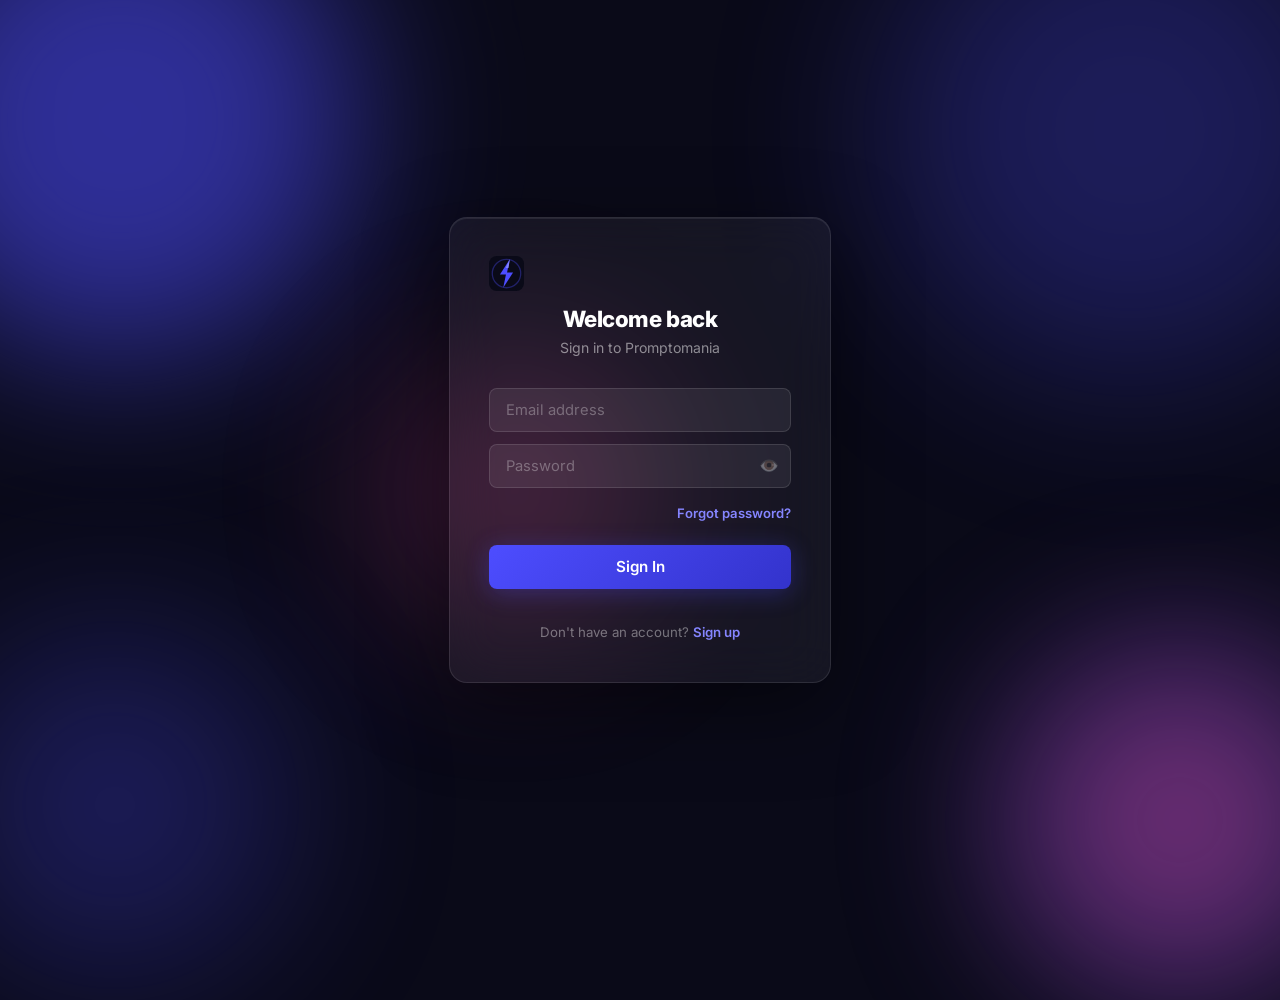
<file: frontend/index.html>
<!DOCTYPE html>
<html lang="en">

<head>
  <meta charset="UTF-8">
  <meta name="viewport" content="width=device-width, initial-scale=1.0">
  <link rel="icon" type="image/svg+xml" href="favicon.svg">
  <title>Sign In | Promptomania</title>
  <link href="https://fonts.googleapis.com/css2?family=Inter:wght@400;500;600;700;800&display=swap" rel="stylesheet">
  <link rel="stylesheet" href="css/styles.css">
</head>

<body class="auth-body">
  <!-- Animated background orbs -->
  <div class="bg-orb bg-orb-1"></div>
  <div class="bg-orb bg-orb-2"></div>
  <div class="bg-orb bg-orb-3"></div>

  <div style="position:relative;z-index:1;width:100%;max-width:420px;padding:1.2rem">
    <div class="auth-card">
      <div class="text-center" style="margin-bottom:1.8rem">
        <img src="favicon.svg" alt="Promptomania" class="brand-icon mx-auto"
          style="height:2.2rem; width:auto; margin-bottom:0.6rem; display:block;">
        <h4>Welcome back</h4>
        <p class="auth-sub">Sign in to Promptomania</p>
      </div>
      <input type="email" id="email" class="form-control" style="width:100%;margin-bottom:0.75rem"
        placeholder="Email address" autocomplete="email">
      <div class="pw-wrap">
        <input type="password" id="password" class="form-control" placeholder="Password"
          autocomplete="current-password">
        <button type="button" class="pw-eye" onclick="togglePw('password','pwEye1')" id="pwEye1"
          title="Show/hide password">
          👁️
        </button>
      </div>
      <div style="text-align:right;margin-bottom:1.2rem">
        <a href="forgot-password.html" class="forgot-link">Forgot password?</a>
      </div>
      <button id="loginBtn" class="btn-primary" style="width:100%;margin-bottom:0.9rem" onclick="login()">Sign
        In</button>
      <p id="error" style="color:#f87171;font-size:0.83rem;text-align:center;min-height:1.2rem"></p>
      <p class="auth-footer-text" style="text-align:center;font-size:0.83rem">
        Don't have an account? <a href="signup.html">Sign up</a>
      </p>
    </div>
  </div>
  <script src="js/login.js"></script>
  <script>
    function togglePw(inputId, btnId) {
      const input = document.getElementById(inputId);
      const btn = document.getElementById(btnId);
      if (input.type === 'password') {
        input.type = 'text';
        btn.style.opacity = '1';
      } else {
        input.type = 'password';
        btn.style.opacity = '';
      }
    }
  </script>
</body>

</html>
</file>
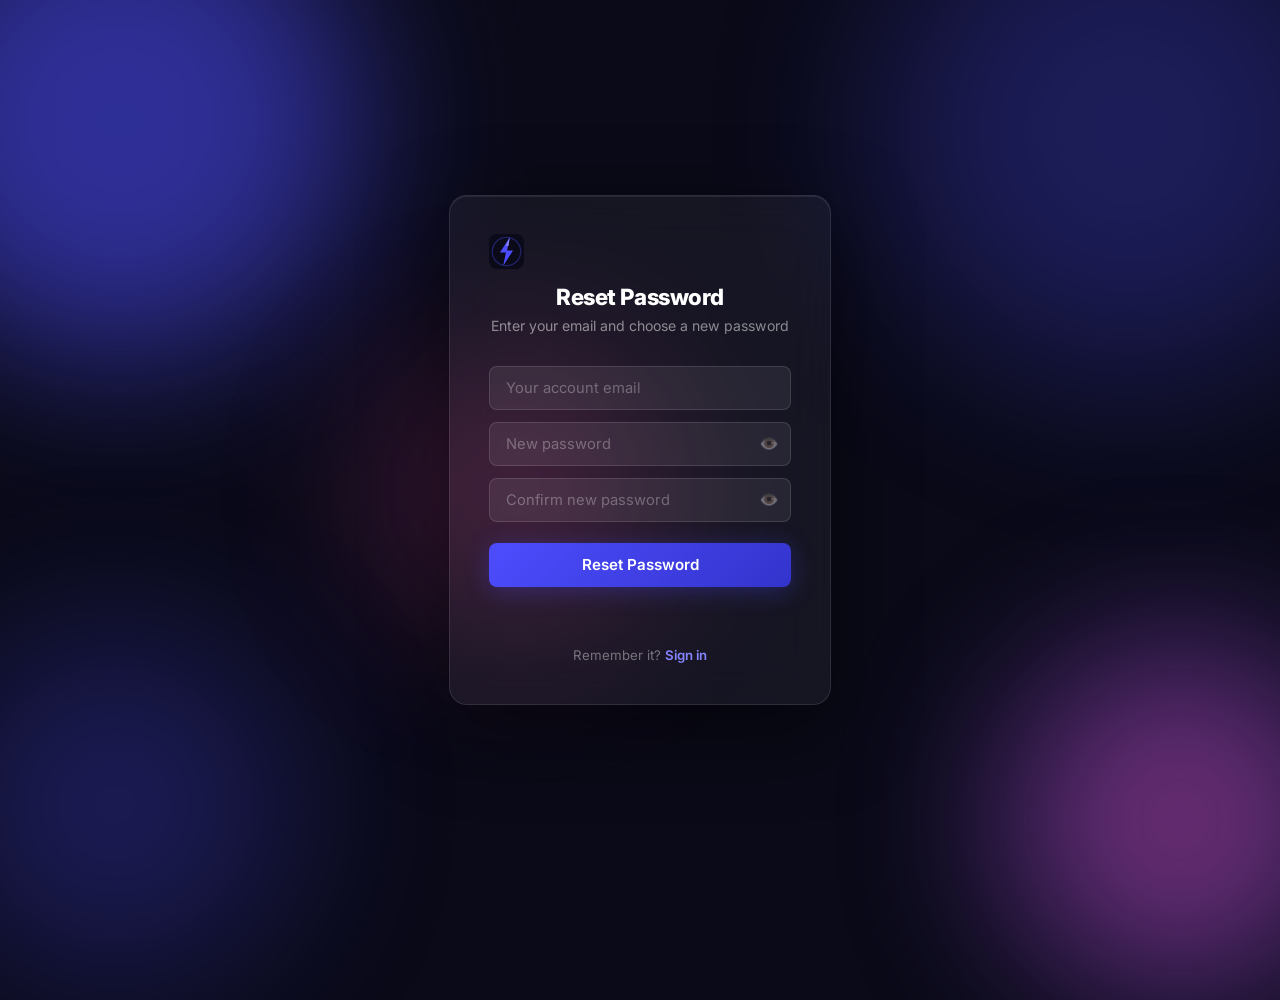
<file: frontend/forgot-password.html>
<!DOCTYPE html>
<html lang="en">

<head>
    <meta charset="UTF-8">
    <meta name="viewport" content="width=device-width, initial-scale=1.0">
    <link rel="icon" type="image/svg+xml" href="favicon.svg">
    <title>Reset Password | Promptomania</title>
    <link href="https://fonts.googleapis.com/css2?family=Inter:wght@400;500;600;700;800&display=swap" rel="stylesheet">
    <link rel="stylesheet" href="css/styles.css">
</head>

<body class="auth-body">
    <!-- Animated background orbs -->
    <div class="bg-orb bg-orb-1"></div>
    <div class="bg-orb bg-orb-2"></div>
    <div class="bg-orb bg-orb-3"></div>

    <div style="position:relative;z-index:1;width:100%;max-width:420px;padding:1.2rem">
        <div class="auth-card">
            <div class="text-center" style="margin-bottom:1.8rem">
                <img src="favicon.svg" alt="Promptomania" class="brand-icon mx-auto"
                    style="height:2.2rem; width:auto; margin-bottom:0.6rem; display:block;">
                <h4>Reset Password</h4>
                <p class="auth-sub">Enter your email and choose a new password</p>
            </div>
            <input type="email" id="email" class="form-control" style="width:100%;margin-bottom:0.75rem"
                placeholder="Your account email" autocomplete="email">
            <div class="pw-wrap">
                <input type="password" id="newPassword" class="form-control" placeholder="New password"
                    autocomplete="new-password">
                <button type="button" class="pw-eye" onclick="togglePw('newPassword')" title="Show/hide password">
                    👁️
                </button>
            </div>
            <div class="pw-wrap" style="margin-bottom:1.3rem">
                <input type="password" id="confirmPassword" class="form-control" placeholder="Confirm new password"
                    autocomplete="new-password">
                <button type="button" class="pw-eye" onclick="togglePw('confirmPassword')" title="Show/hide password">
                    👁️
                </button>
            </div>
            <button id="resetBtn" class="btn-primary" style="width:100%;margin-bottom:0.9rem"
                onclick="resetPassword()">Reset Password</button>
            <p id="error" style="color:#f87171;font-size:0.83rem;text-align:center;min-height:1.1rem"></p>
            <p id="success" style="color:#4ade80;font-size:0.83rem;text-align:center;min-height:1.1rem"></p>
            <p class="auth-footer-text" style="text-align:center;font-size:0.83rem;margin-top:0.5rem">
                Remember it? <a href="index.html">Sign in</a>
            </p>
        </div>
    </div>
    <script src="js/forgot-password.js"></script>
    <script>
        function togglePw(inputId) {
            const input = document.getElementById(inputId);
            input.type = input.type === 'password' ? 'text' : 'password';
        }
    </script>
</body>

</html>
</file>
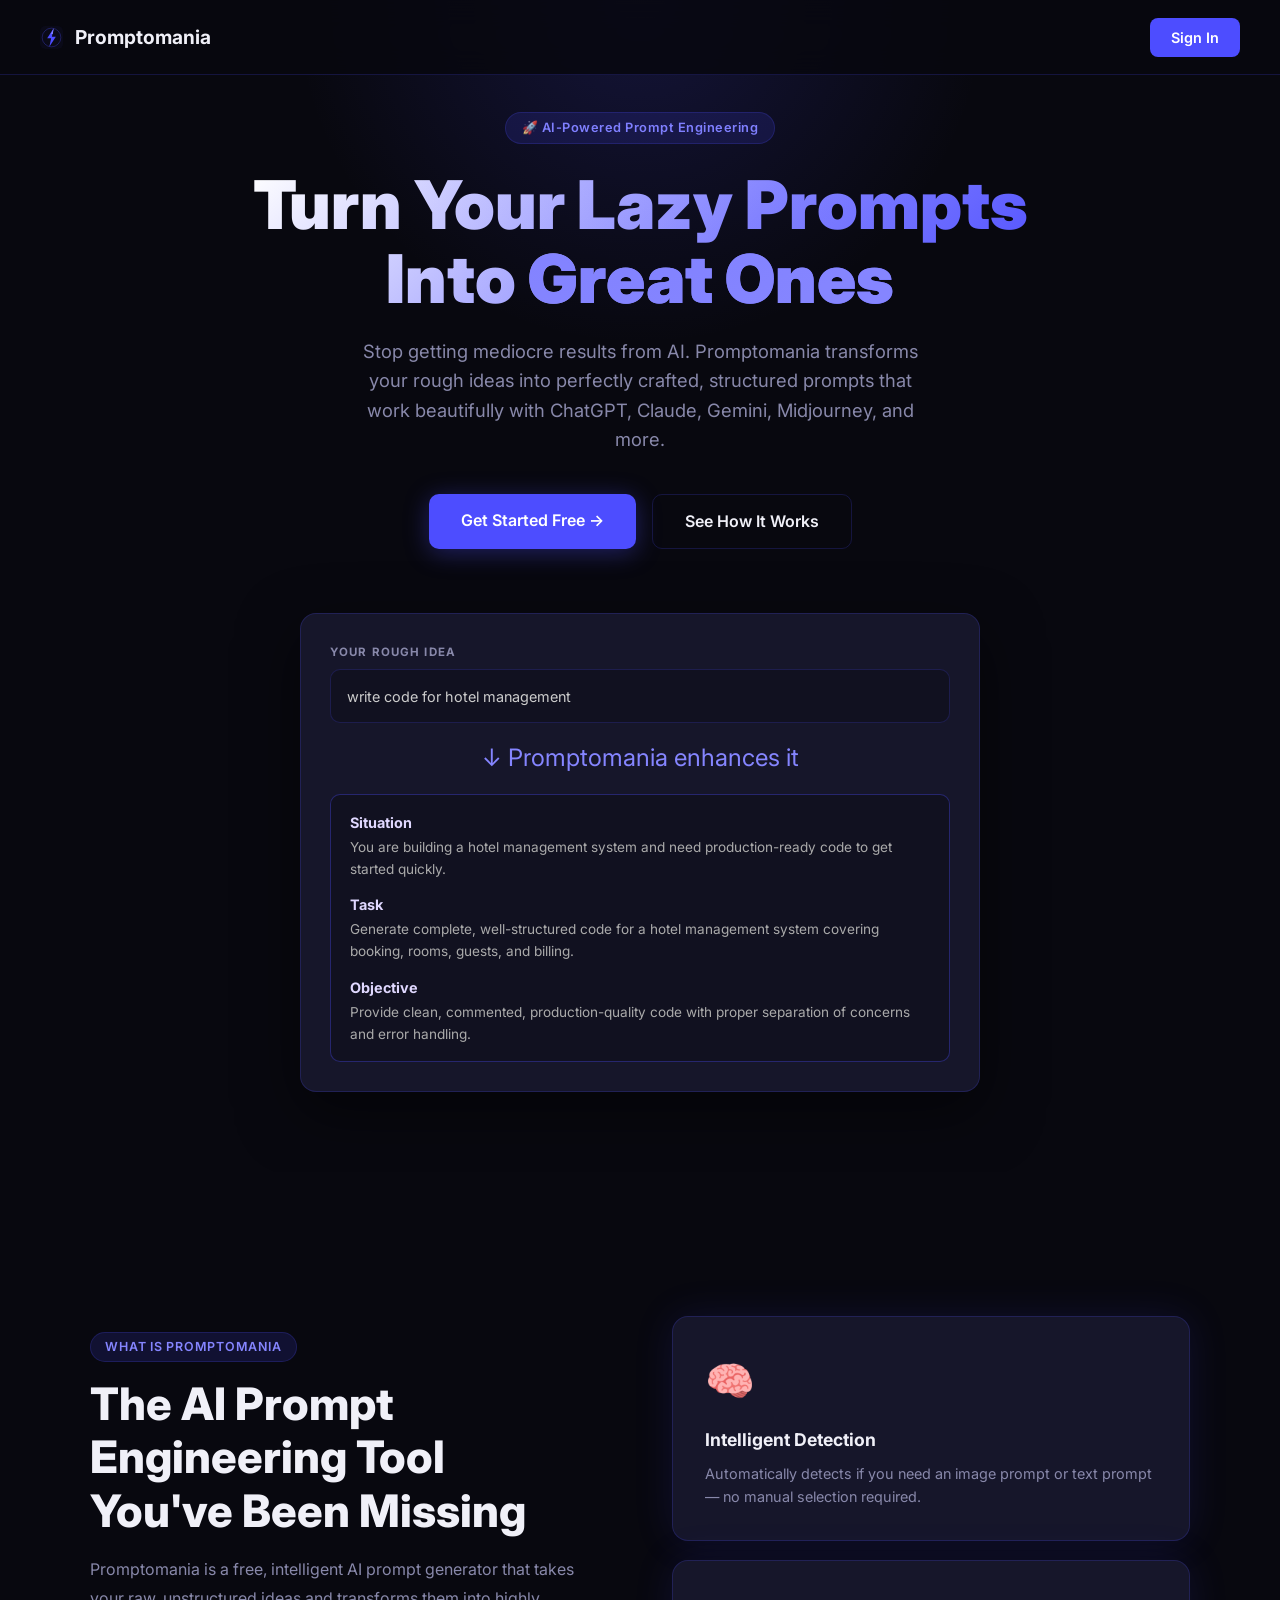
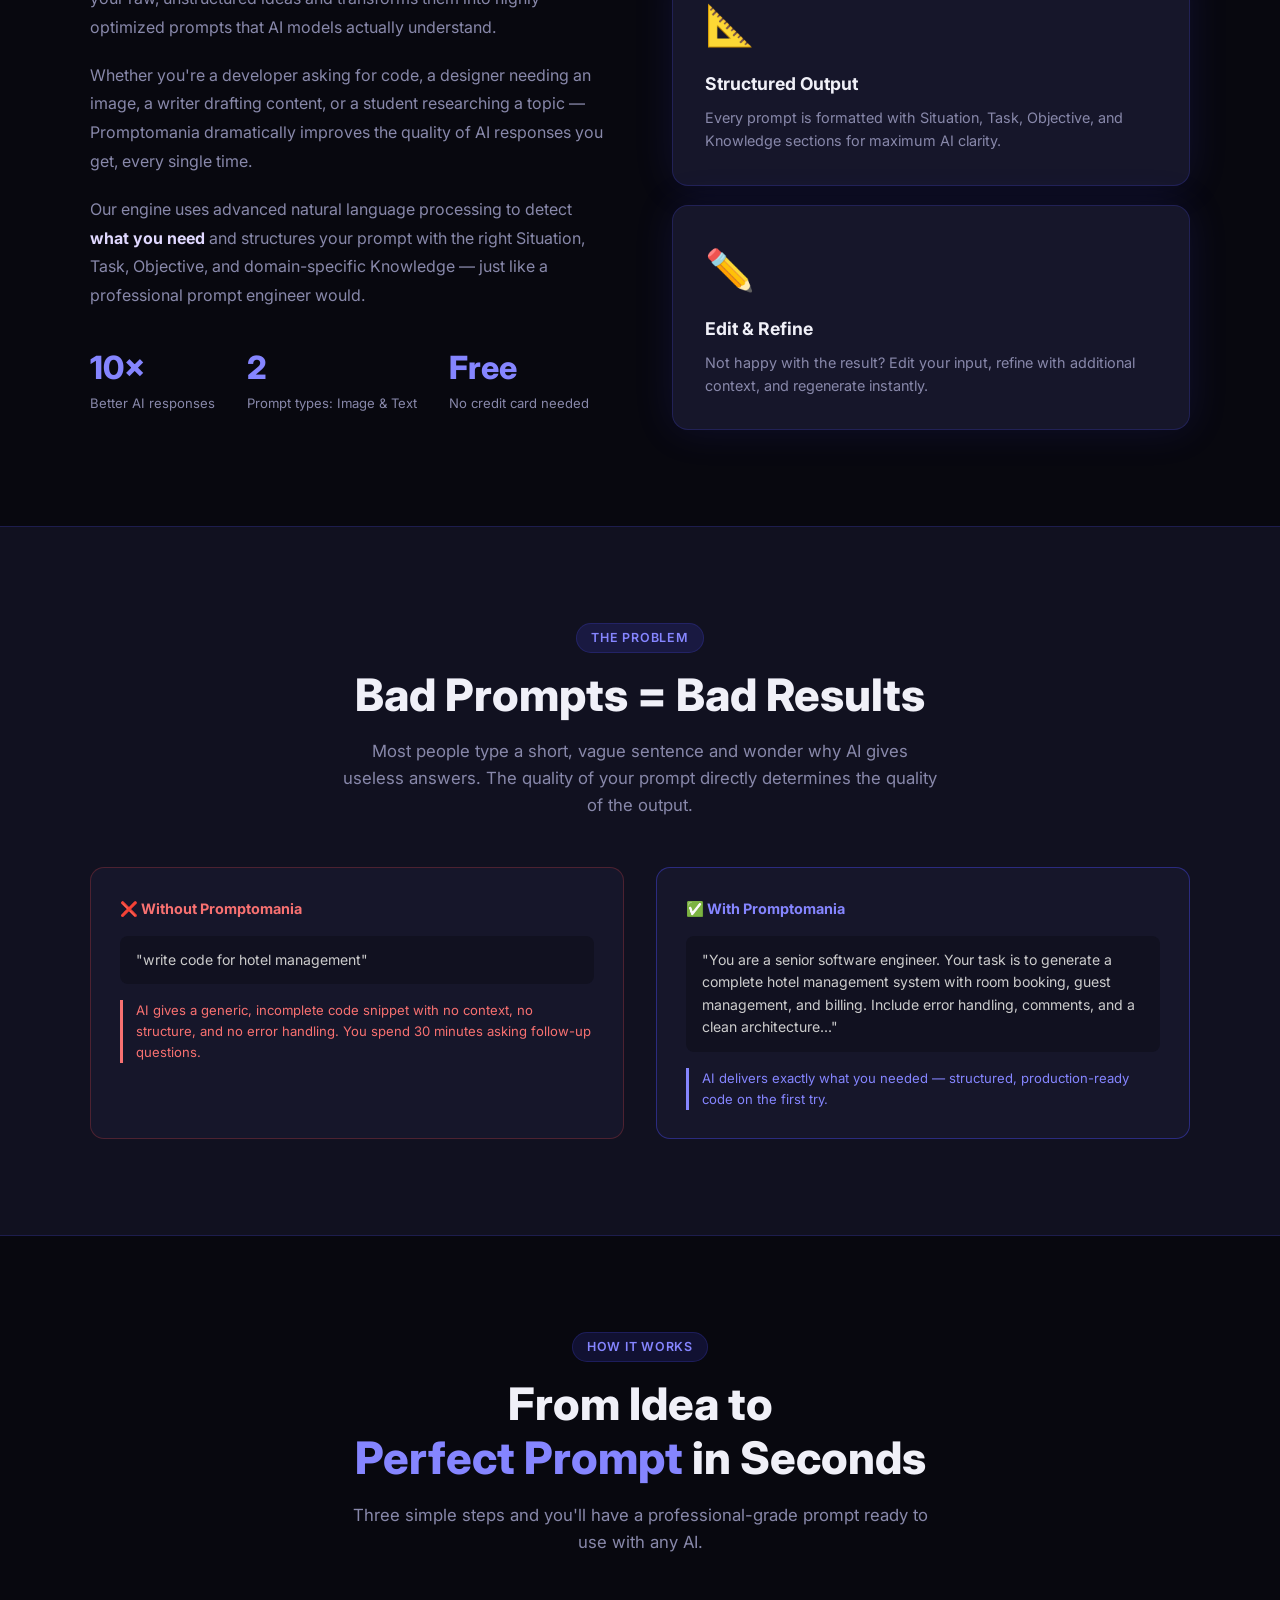
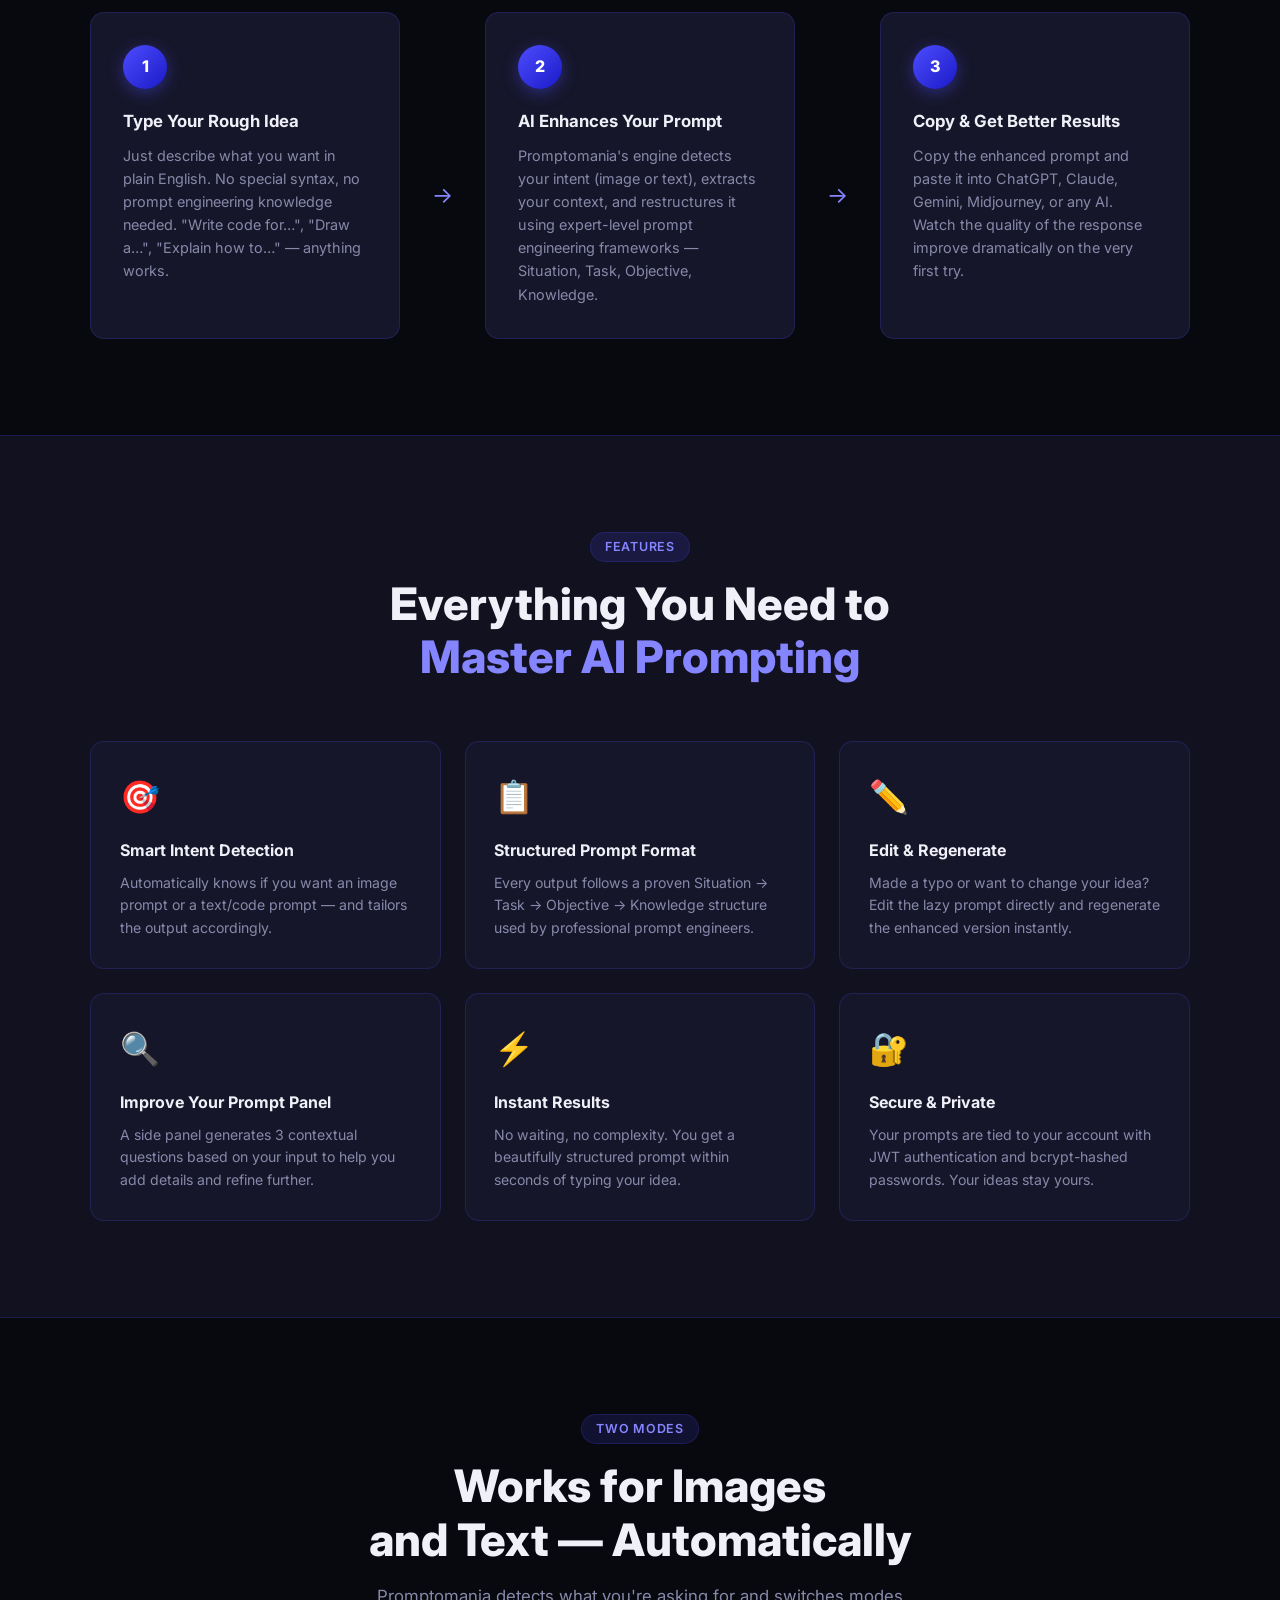
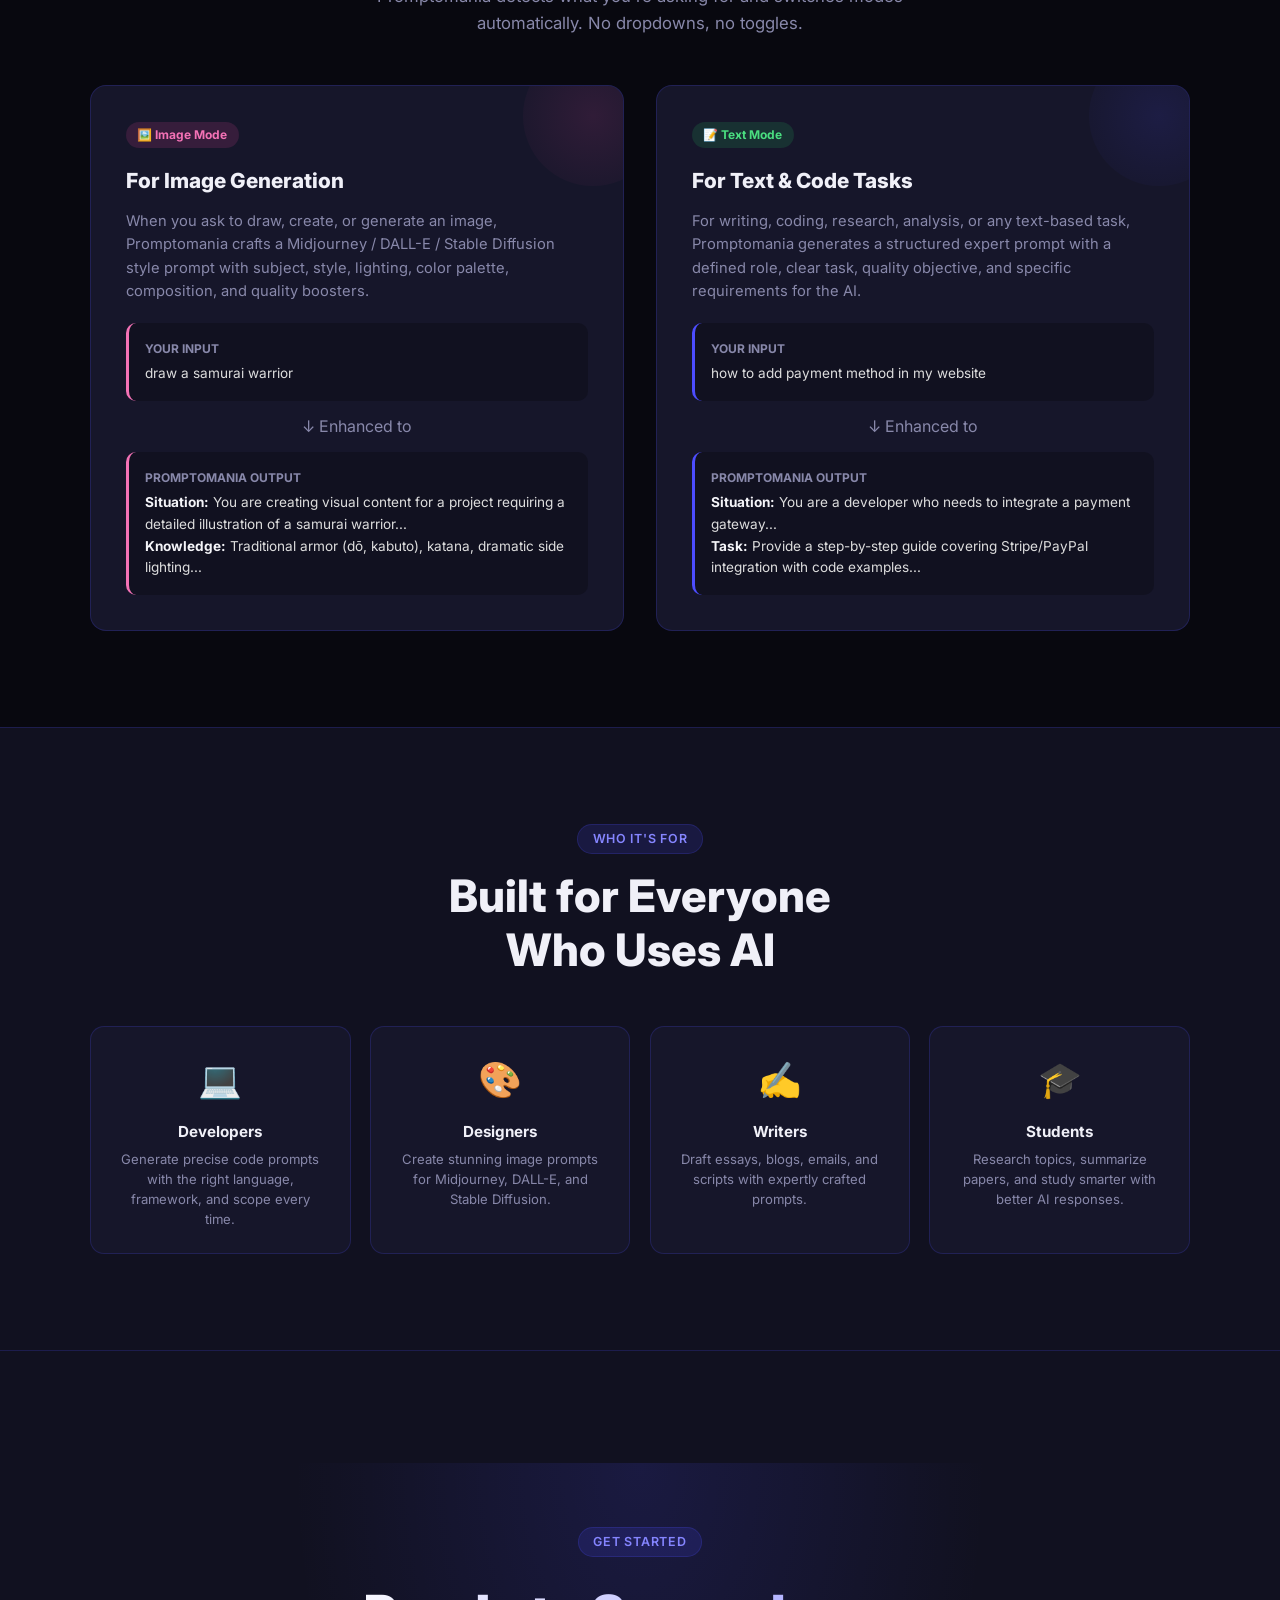
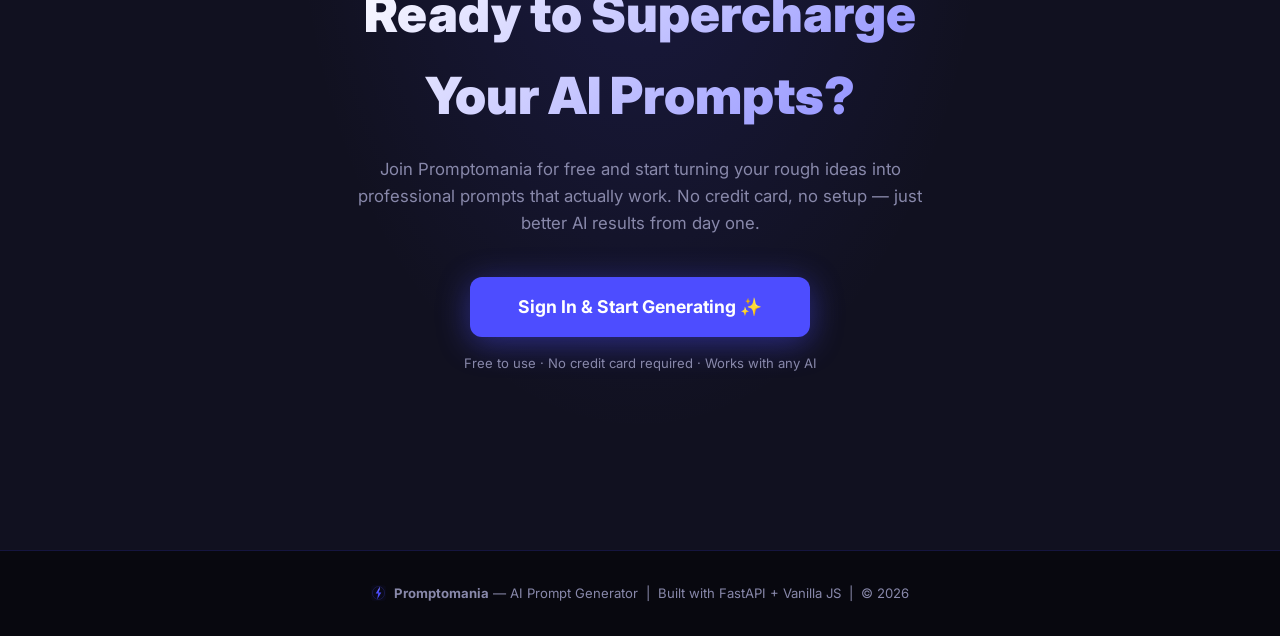
<file: frontend/home.html>
<!DOCTYPE html>
<html lang="en">

<head>
    <meta charset="UTF-8">
    <meta name="viewport" content="width=device-width, initial-scale=1.0">
    <link rel="icon" type="image/svg+xml" href="favicon.svg">
    <title>Promptomania — Turn Lazy Prompts into Great Ones</title>
    <link href="https://fonts.googleapis.com/css2?family=Inter:wght@300;400;500;600;700;800;900&display=swap"
        rel="stylesheet">
    <style>
        *,
        *::before,
        *::after {
            box-sizing: border-box;
            margin: 0;
            padding: 0;
        }

        :root {
            --purple: #4D4DFF;
            --purple-light: #8585ff;
            --purple-dark: #1a1acafa;
            --bg: #08080f;
            --surface: #111120;
            --card: #16162a;
            --border: rgba(77, 77, 255, 0.2);
            --text: #f0f0f8;
            --muted: #8888aa;
        }

        html {
            scroll-behavior: smooth;
        }

        body {
            font-family: 'Inter', sans-serif;
            background: var(--bg);
            color: var(--text);
            line-height: 1.6;
            overflow-x: hidden;
        }

        /* ── NAVBAR ── */
        nav {
            position: fixed;
            top: 0;
            left: 0;
            right: 0;
            z-index: 100;
            display: flex;
            justify-content: space-between;
            align-items: center;
            padding: 1.1rem 2.5rem;
            background: rgba(8, 8, 15, 0.85);
            backdrop-filter: blur(14px);
            border-bottom: 1px solid var(--border);
        }

        .nav-brand {
            display: flex;
            align-items: center;
            gap: 0.5rem;
            font-size: 1.2rem;
            font-weight: 700;
        }

        .nav-brand span {
            font-size: 1.4rem;
        }

        .btn-nav {
            padding: 0.5rem 1.3rem;
            background: var(--purple);
            color: #fff;
            border: none;
            border-radius: 8px;
            font-family: 'Inter', sans-serif;
            font-weight: 600;
            font-size: 0.9rem;
            cursor: pointer;
            transition: background 0.2s, transform 0.2s;
            text-decoration: none;
            display: inline-block;
        }

        .btn-nav:hover {
            background: var(--purple-dark);
            transform: translateY(-1px);
        }

        /* ── HERO ── */
        .hero {
            min-height: 100vh;
            display: flex;
            flex-direction: column;
            align-items: center;
            justify-content: center;
            padding: 7rem 2rem 5rem;
            text-align: center;
            position: relative;
            overflow: hidden;
        }

        .hero::before {
            content: '';
            position: absolute;
            top: -30%;
            left: 50%;
            transform: translateX(-50%);
            width: 700px;
            height: 700px;
            border-radius: 50%;
            background: radial-gradient(circle, rgba(77, 77, 255, 0.18) 0%, transparent 70%);
            pointer-events: none;
        }

        .badge {
            display: inline-flex;
            align-items: center;
            gap: 0.4rem;
            background: rgba(77, 77, 255, 0.15);
            border: 1px solid var(--border);
            border-radius: 999px;
            padding: 0.3rem 1rem;
            font-size: 0.8rem;
            font-weight: 600;
            color: var(--purple-light);
            margin-bottom: 1.5rem;
            letter-spacing: 0.04em;
        }

        .hero h1 {
            font-size: clamp(2.4rem, 6vw, 4.2rem);
            font-weight: 900;
            line-height: 1.1;
            background: linear-gradient(135deg, #fff 0%, var(--purple-light) 60%, var(--purple) 100%);
            -webkit-background-clip: text;
            -webkit-text-fill-color: transparent;
            background-clip: text;
            max-width: 820px;
            margin-bottom: 1.3rem;
        }

        .hero p {
            font-size: 1.15rem;
            color: var(--muted);
            max-width: 560px;
            margin-bottom: 2.5rem;
        }

        .hero-btns {
            display: flex;
            gap: 1rem;
            flex-wrap: wrap;
            justify-content: center;
        }

        .btn-primary {
            padding: 0.85rem 2rem;
            background: var(--purple);
            color: #fff;
            border: none;
            border-radius: 10px;
            font-family: 'Inter', sans-serif;
            font-weight: 600;
            font-size: 1rem;
            cursor: pointer;
            text-decoration: none;
            transition: background 0.2s, transform 0.2s, box-shadow 0.2s;
            box-shadow: 0 4px 24px rgba(77, 77, 255, 0.35);
        }

        .btn-primary:hover {
            background: var(--purple-dark);
            transform: translateY(-2px);
            box-shadow: 0 8px 30px rgba(77, 77, 255, 0.5);
        }

        .btn-ghost {
            padding: 0.85rem 2rem;
            background: transparent;
            color: var(--text);
            border: 1px solid var(--border);
            border-radius: 10px;
            font-family: 'Inter', sans-serif;
            font-weight: 600;
            font-size: 1rem;
            cursor: pointer;
            text-decoration: none;
            transition: border-color 0.2s, background 0.2s;
        }

        .btn-ghost:hover {
            border-color: var(--purple-light);
            background: rgba(77, 77, 255, 0.08);
        }

        /* Demo card */
        .demo-card {
            margin-top: 4rem;
            background: var(--card);
            border: 1px solid var(--border);
            border-radius: 16px;
            padding: 1.8rem;
            max-width: 680px;
            width: 100%;
            text-align: left;
            position: relative;
            box-shadow: 0 20px 60px rgba(0, 0, 0, 0.5);
        }

        .demo-label {
            font-size: 0.72rem;
            font-weight: 700;
            color: var(--muted);
            text-transform: uppercase;
            letter-spacing: 0.1em;
            margin-bottom: 0.5rem;
        }

        .demo-input {
            background: var(--surface);
            border: 1px solid var(--border);
            border-radius: 10px;
            padding: 0.9rem 1rem;
            color: #ccc;
            font-size: 0.9rem;
            font-family: 'Inter', sans-serif;
            width: 100%;
        }

        .demo-arrow {
            text-align: center;
            font-size: 1.5rem;
            color: var(--purple-light);
            margin: 1rem 0;
        }

        .demo-output {
            background: var(--surface);
            border: 1px solid rgba(77, 77, 255, 0.35);
            border-radius: 10px;
            padding: 1rem 1.2rem;
        }

        .demo-section-title {
            font-weight: 700;
            color: #e0d8ff;
            font-size: 0.9rem;
            margin-bottom: 0.2rem;
            display: block;
        }

        .demo-section-body {
            font-size: 0.85rem;
            color: #aaa;
            margin-bottom: 0.8rem;
        }

        /* ── SECTIONS ── */
        section {
            padding: 6rem 2rem;
        }

        .section-inner {
            max-width: 1100px;
            margin: 0 auto;
        }

        .section-tag {
            display: inline-block;
            background: rgba(77, 77, 255, 0.15);
            color: var(--purple-light);
            border: 1px solid var(--border);
            border-radius: 999px;
            padding: 0.25rem 0.9rem;
            font-size: 0.78rem;
            font-weight: 600;
            letter-spacing: 0.06em;
            text-transform: uppercase;
            margin-bottom: 1rem;
        }

        .section-title {
            font-size: clamp(1.8rem, 4vw, 2.8rem);
            font-weight: 800;
            line-height: 1.2;
            margin-bottom: 1rem;
        }

        .section-sub {
            font-size: 1.05rem;
            color: var(--muted);
            max-width: 600px;
        }

        .text-purple {
            color: var(--purple-light);
        }

        .text-center {
            text-align: center;
        }

        .text-center .section-sub {
            margin: 0 auto;
        }

        /* ── WHAT IS ── */
        .what-grid {
            display: grid;
            grid-template-columns: 1fr 1fr;
            gap: 4rem;
            align-items: center;
            margin-top: 3rem;
        }

        .what-text p {
            color: var(--muted);
            margin-bottom: 1.2rem;
            font-size: 1rem;
            line-height: 1.8;
        }

        .stat-row {
            display: flex;
            gap: 2rem;
            margin-top: 2rem;
            flex-wrap: wrap;
        }

        .stat {
            text-align: left;
        }

        .stat-num {
            font-size: 2rem;
            font-weight: 800;
            color: var(--purple-light);
        }

        .stat-label {
            font-size: 0.82rem;
            color: var(--muted);
        }

        .glow-box {
            background: var(--card);
            border: 1px solid var(--border);
            border-radius: 16px;
            padding: 2rem;
            box-shadow: 0 0 40px rgba(77, 77, 255, 0.12);
        }

        .glow-box .icon {
            font-size: 2.5rem;
            margin-bottom: 0.8rem;
        }

        .glow-box h4 {
            font-size: 1.1rem;
            font-weight: 700;
            margin-bottom: 0.5rem;
        }

        .glow-box p {
            color: var(--muted);
            font-size: 0.9rem;
        }

        /* ── PROBLEM ── */
        .problem-section {
            background: var(--surface);
            border-top: 1px solid var(--border);
            border-bottom: 1px solid var(--border);
        }

        .compare-grid {
            display: grid;
            grid-template-columns: 1fr 1fr;
            gap: 2rem;
            margin-top: 3rem;
        }

        .compare-card {
            background: var(--card);
            border-radius: 14px;
            padding: 1.8rem;
            border: 1px solid var(--border);
        }

        .compare-card.bad {
            border-color: rgba(239, 68, 68, 0.25);
        }

        .compare-card.good {
            border-color: rgba(77, 77, 255, 0.4);
        }

        .compare-header {
            display: flex;
            align-items: center;
            gap: 0.5rem;
            font-weight: 700;
            font-size: 0.9rem;
            margin-bottom: 1rem;
        }

        .compare-header.bad {
            color: #f87171;
        }

        .compare-header.good {
            color: var(--purple-light);
        }

        .compare-card .prompt-text {
            background: var(--surface);
            border-radius: 8px;
            padding: 0.8rem 1rem;
            font-size: 0.88rem;
            color: #ccc;
            line-height: 1.6;
        }

        .compare-card .result {
            margin-top: 1rem;
            font-size: 0.82rem;
            color: var(--muted);
            border-left: 3px solid;
            padding-left: 0.8rem;
        }

        .compare-card.bad .result {
            border-color: #f87171;
            color: #f87171;
        }

        .compare-card.good .result {
            border-color: var(--purple-light);
            color: var(--purple-light);
        }

        /* ── HOW IT WORKS ── */
        .steps {
            display: flex;
            gap: 2rem;
            margin-top: 3.5rem;
            flex-wrap: wrap;
        }

        .step {
            flex: 1;
            min-width: 240px;
            background: var(--card);
            border: 1px solid var(--border);
            border-radius: 14px;
            padding: 2rem;
            position: relative;
            transition: transform 0.2s, box-shadow 0.2s;
        }

        .step:hover {
            transform: translateY(-4px);
            box-shadow: 0 12px 40px rgba(77, 77, 255, 0.15);
        }

        .step-num {
            width: 44px;
            height: 44px;
            border-radius: 50%;
            background: linear-gradient(135deg, var(--purple), var(--purple-dark));
            display: flex;
            align-items: center;
            justify-content: center;
            font-weight: 800;
            font-size: 1rem;
            color: #fff;
            margin-bottom: 1.2rem;
            box-shadow: 0 4px 16px rgba(77, 77, 255, 0.4);
        }

        .step h4 {
            font-size: 1.05rem;
            font-weight: 700;
            margin-bottom: 0.6rem;
        }

        .step p {
            color: var(--muted);
            font-size: 0.9rem;
        }

        .step-connector {
            display: flex;
            align-items: center;
            justify-content: center;
            font-size: 1.4rem;
            color: var(--purple-light);
            flex-shrink: 0;
            padding-top: 2.5rem;
        }

        /* ── FEATURES ── */
        .features-grid {
            display: grid;
            grid-template-columns: repeat(3, 1fr);
            gap: 1.5rem;
            margin-top: 3.5rem;
        }

        .feature-card {
            background: var(--card);
            border: 1px solid var(--border);
            border-radius: 14px;
            padding: 1.8rem;
            transition: border-color 0.2s, transform 0.2s;
        }

        .feature-card:hover {
            border-color: var(--purple-light);
            transform: translateY(-3px);
        }

        .feature-icon {
            font-size: 2rem;
            margin-bottom: 1rem;
        }

        .feature-card h4 {
            font-size: 1rem;
            font-weight: 700;
            margin-bottom: 0.5rem;
        }

        .feature-card p {
            color: var(--muted);
            font-size: 0.88rem;
            line-height: 1.6;
        }

        /* ── TYPES ── */
        .types-grid {
            display: grid;
            grid-template-columns: 1fr 1fr;
            gap: 2rem;
            margin-top: 3rem;
        }

        .type-card {
            background: var(--card);
            border: 1px solid var(--border);
            border-radius: 16px;
            padding: 2.2rem;
            position: relative;
            overflow: hidden;
        }

        .type-card::before {
            content: '';
            position: absolute;
            top: -40px;
            right: -40px;
            width: 140px;
            height: 140px;
            border-radius: 50%;
            background: radial-gradient(circle, rgba(77, 77, 255, 0.12), transparent);
        }

        .type-card.image-card::before {
            background: radial-gradient(circle, rgba(236, 72, 153, 0.12), transparent);
        }

        .type-badge {
            display: inline-block;
            border-radius: 999px;
            padding: 0.2rem 0.7rem;
            font-size: 0.75rem;
            font-weight: 700;
            margin-bottom: 1rem;
        }

        .type-badge.img {
            background: rgba(236, 72, 153, 0.15);
            color: #f472b6;
        }

        .type-badge.txt {
            background: rgba(34, 197, 94, 0.15);
            color: #4ade80;
        }

        .type-card h3 {
            font-size: 1.3rem;
            font-weight: 800;
            margin-bottom: 0.8rem;
        }

        .type-card p {
            color: var(--muted);
            font-size: 0.92rem;
            margin-bottom: 1.2rem;
        }

        .type-example {
            background: var(--surface);
            border-radius: 10px;
            padding: 1rem;
            font-size: 0.85rem;
            border-left: 3px solid var(--purple);
        }

        .type-example.img-ex {
            border-color: #f472b6;
        }

        .type-example strong {
            color: var(--muted);
            font-size: 0.75rem;
            display: block;
            margin-bottom: 0.3rem;
        }

        .type-example span {
            color: #ddd;
            line-height: 1.6;
        }

        /* ── WHO IS IT FOR ── */
        .who-grid {
            display: grid;
            grid-template-columns: repeat(4, 1fr);
            gap: 1.2rem;
            margin-top: 3rem;
        }

        .who-card {
            background: var(--card);
            border: 1px solid var(--border);
            border-radius: 14px;
            padding: 1.5rem;
            text-align: center;
            transition: border-color 0.2s;
        }

        .who-card:hover {
            border-color: var(--purple-light);
        }

        .who-card .emoji {
            font-size: 2.2rem;
            margin-bottom: 0.8rem;
        }

        .who-card h4 {
            font-size: 0.95rem;
            font-weight: 700;
            margin-bottom: 0.4rem;
        }

        .who-card p {
            color: var(--muted);
            font-size: 0.82rem;
            line-height: 1.5;
        }

        /* ── FINAL CTA ── */
        .cta-section {
            background: var(--surface);
            border-top: 1px solid var(--border);
            text-align: center;
            padding: 7rem 2rem;
        }

        .cta-glow {
            display: inline-block;
            padding: 4rem 3rem;
            max-width: 700px;
            width: 100%;
            background: radial-gradient(ellipse at center top, rgba(77, 77, 255, 0.15), transparent 70%);
        }

        .cta-section h2 {
            font-size: clamp(2rem, 5vw, 3.2rem);
            font-weight: 900;
            background: linear-gradient(135deg, #fff, var(--purple-light));
            -webkit-background-clip: text;
            -webkit-text-fill-color: transparent;
            background-clip: text;
            margin-bottom: 1.2rem;
        }

        .cta-section p {
            color: var(--muted);
            font-size: 1.05rem;
            margin-bottom: 2.5rem;
        }

        .btn-cta {
            padding: 1rem 3rem;
            background: var(--purple);
            color: #fff;
            border: none;
            border-radius: 12px;
            font-family: 'Inter', sans-serif;
            font-weight: 700;
            font-size: 1.1rem;
            cursor: pointer;
            text-decoration: none;
            display: inline-block;
            box-shadow: 0 6px 32px rgba(77, 77, 255, 0.45);
            transition: background 0.2s, transform 0.2s, box-shadow 0.2s;
        }

        .btn-cta:hover {
            background: var(--purple-dark);
            transform: translateY(-3px);
            box-shadow: 0 12px 40px rgba(77, 77, 255, 0.6);
        }

        .cta-note {
            margin-top: 1rem;
            font-size: 0.82rem;
            color: var(--muted);
        }

        /* ── FOOTER ── */
        footer {
            padding: 2rem;
            text-align: center;
            border-top: 1px solid var(--border);
            color: var(--muted);
            font-size: 0.82rem;
        }

        /* ── ANIMATIONS ── */
        .fade-up {
            opacity: 0;
            transform: translateY(30px);
            transition: opacity 0.6s ease, transform 0.6s ease;
        }

        .fade-up.visible {
            opacity: 1;
            transform: translateY(0);
        }

        /* ── RESPONSIVE ── */
        @media (max-width: 900px) {

            .what-grid,
            .compare-grid,
            .types-grid {
                grid-template-columns: 1fr;
            }

            .features-grid {
                grid-template-columns: 1fr 1fr;
            }

            .who-grid {
                grid-template-columns: 1fr 1fr;
            }

            .step-connector {
                display: none;
            }
        }

        @media (max-width: 600px) {
            nav {
                padding: 1rem 1.2rem;
            }

            .features-grid,
            .who-grid {
                grid-template-columns: 1fr;
            }

            .steps {
                flex-direction: column;
            }
        }
    </style>
</head>

<body>

    <!-- ── NAVBAR ── -->
    <nav>
        <div class="nav-brand"><img src="favicon.svg" alt="Logo"
                style="height:1.2em; width:auto; vertical-align:middle; margin-right:4px;"> Promptomania</div>
        <a href="index.html" class="btn-nav">Sign In</a>
    </nav>

    <!-- ── HERO ── -->
    <section class="hero">
        <div class="badge">🚀 AI-Powered Prompt Engineering</div>
        <h1>Turn Your Lazy Prompts<br>Into <span style="-webkit-text-fill-color:var(--purple-light)">Great Ones</span>
        </h1>
        <p>Stop getting mediocre results from AI. Promptomania transforms your rough ideas into perfectly crafted,
            structured prompts that work beautifully with ChatGPT, Claude, Gemini, Midjourney, and more.</p>
        <div class="hero-btns">
            <a href="index.html" class="btn-primary">Get Started Free →</a>
            <a href="#how" class="btn-ghost">See How It Works</a>
        </div>

        <div class="demo-card fade-up">
            <div class="demo-label">Your rough idea</div>
            <div class="demo-input">write code for hotel management</div>
            <div class="demo-arrow">↓ Promptomania enhances it</div>
            <div class="demo-output">
                <span class="demo-section-title">Situation</span>
                <div class="demo-section-body">You are building a hotel management system and need production-ready code
                    to get started quickly.</div>
                <span class="demo-section-title">Task</span>
                <div class="demo-section-body">Generate complete, well-structured code for a hotel management system
                    covering booking, rooms, guests, and billing.</div>
                <span class="demo-section-title">Objective</span>
                <div class="demo-section-body" style="margin-bottom:0">Provide clean, commented, production-quality code
                    with proper separation of concerns and error handling.</div>
            </div>
        </div>
    </section>

    <!-- ── WHAT IS PROMPTOMANIA ── -->
    <section id="what">
        <div class="section-inner">
            <div class="what-grid">
                <div class="what-text fade-up">
                    <div class="section-tag">What is Promptomania</div>
                    <h2 class="section-title">The AI Prompt<br>Engineering Tool<br>You've Been Missing</h2>
                    <p>Promptomania is a free, intelligent AI prompt generator that takes your raw, unstructured ideas
                        and transforms them into highly optimized prompts that AI models actually understand.</p>
                    <p>Whether you're a developer asking for code, a designer needing an image, a writer drafting
                        content, or a student researching a topic — Promptomania dramatically improves the quality of AI
                        responses you get, every single time.</p>
                    <p>Our engine uses advanced natural language processing to detect <strong style="color:#e0d8ff">what
                            you need</strong> and structures your prompt with the right Situation, Task, Objective, and
                        domain-specific Knowledge — just like a professional prompt engineer would.</p>
                    <div class="stat-row">
                        <div class="stat">
                            <div class="stat-num">10×</div>
                            <div class="stat-label">Better AI responses</div>
                        </div>
                        <div class="stat">
                            <div class="stat-num">2</div>
                            <div class="stat-label">Prompt types: Image & Text</div>
                        </div>
                        <div class="stat">
                            <div class="stat-num">Free</div>
                            <div class="stat-label">No credit card needed</div>
                        </div>
                    </div>
                </div>
                <div class="fade-up" style="display:flex;flex-direction:column;gap:1.2rem">
                    <div class="glow-box">
                        <div class="icon">🧠</div>
                        <h4>Intelligent Detection</h4>
                        <p>Automatically detects if you need an image prompt or text prompt — no manual selection
                            required.</p>
                    </div>
                    <div class="glow-box">
                        <div class="icon">📐</div>
                        <h4>Structured Output</h4>
                        <p>Every prompt is formatted with Situation, Task, Objective, and Knowledge sections for maximum
                            AI clarity.</p>
                    </div>
                    <div class="glow-box">
                        <div class="icon">✏️</div>
                        <h4>Edit & Refine</h4>
                        <p>Not happy with the result? Edit your input, refine with additional context, and regenerate
                            instantly.</p>
                    </div>
                </div>
            </div>
        </div>
    </section>

    <!-- ── THE PROBLEM ── -->
    <section class="problem-section" id="problem">
        <div class="section-inner">
            <div class="text-center fade-up">
                <div class="section-tag">The Problem</div>
                <h2 class="section-title">Bad Prompts = Bad Results</h2>
                <p class="section-sub">Most people type a short, vague sentence and wonder why AI gives useless answers.
                    The quality of your prompt directly determines the quality of the output.</p>
            </div>
            <div class="compare-grid" style="margin-top:3rem">
                <div class="compare-card bad fade-up">
                    <div class="compare-header bad">❌ Without Promptomania</div>
                    <div class="prompt-text">"write code for hotel management"</div>
                    <div class="result">AI gives a generic, incomplete code snippet with no context, no structure, and
                        no error handling. You spend 30 minutes asking follow-up questions.</div>
                </div>
                <div class="compare-card good fade-up">
                    <div class="compare-header good">✅ With Promptomania</div>
                    <div class="prompt-text">"You are a senior software engineer. Your task is to generate a complete
                        hotel management system with room booking, guest management, and billing. Include error
                        handling, comments, and a clean architecture..."</div>
                    <div class="result">AI delivers exactly what you needed — structured, production-ready code on the
                        first try.</div>
                </div>
            </div>
        </div>
    </section>

    <!-- ── HOW IT WORKS ── -->
    <section id="how">
        <div class="section-inner">
            <div class="text-center fade-up">
                <div class="section-tag">How It Works</div>
                <h2 class="section-title">From Idea to<br><span class="text-purple">Perfect Prompt</span> in Seconds
                </h2>
                <p class="section-sub">Three simple steps and you'll have a professional-grade prompt ready to use with
                    any AI.</p>
            </div>
            <div class="steps">
                <div class="step fade-up">
                    <div class="step-num">1</div>
                    <h4>Type Your Rough Idea</h4>
                    <p>Just describe what you want in plain English. No special syntax, no prompt engineering knowledge
                        needed. "Write code for…", "Draw a…", "Explain how to…" — anything works.</p>
                </div>
                <div class="step-connector">→</div>
                <div class="step fade-up">
                    <div class="step-num">2</div>
                    <h4>AI Enhances Your Prompt</h4>
                    <p>Promptomania's engine detects your intent (image or text), extracts your context, and
                        restructures it using expert-level prompt engineering frameworks — Situation, Task, Objective,
                        Knowledge.</p>
                </div>
                <div class="step-connector">→</div>
                <div class="step fade-up">
                    <div class="step-num">3</div>
                    <h4>Copy & Get Better Results</h4>
                    <p>Copy the enhanced prompt and paste it into ChatGPT, Claude, Gemini, Midjourney, or any AI. Watch
                        the quality of the response improve dramatically on the very first try.</p>
                </div>
            </div>
        </div>
    </section>

    <!-- ── FEATURES ── -->
    <section style="background:var(--surface);border-top:1px solid var(--border);border-bottom:1px solid var(--border)">
        <div class="section-inner">
            <div class="text-center fade-up">
                <div class="section-tag">Features</div>
                <h2 class="section-title">Everything You Need to<br><span class="text-purple">Master AI Prompting</span>
                </h2>
            </div>
            <div class="features-grid">
                <div class="feature-card fade-up">
                    <div class="feature-icon">🎯</div>
                    <h4>Smart Intent Detection</h4>
                    <p>Automatically knows if you want an image prompt or a text/code prompt — and tailors the output
                        accordingly.</p>
                </div>
                <div class="feature-card fade-up">
                    <div class="feature-icon">📋</div>
                    <h4>Structured Prompt Format</h4>
                    <p>Every output follows a proven Situation → Task → Objective → Knowledge structure used by
                        professional prompt engineers.</p>
                </div>
                <div class="feature-card fade-up">
                    <div class="feature-icon">✏️</div>
                    <h4>Edit & Regenerate</h4>
                    <p>Made a typo or want to change your idea? Edit the lazy prompt directly and regenerate the
                        enhanced version instantly.</p>
                </div>
                <div class="feature-card fade-up">
                    <div class="feature-icon">🔍</div>
                    <h4>Improve Your Prompt Panel</h4>
                    <p>A side panel generates 3 contextual questions based on your input to help you add details and
                        refine further.</p>
                </div>
                <div class="feature-card fade-up">
                    <div class="feature-icon">⚡</div>
                    <h4>Instant Results</h4>
                    <p>No waiting, no complexity. You get a beautifully structured prompt within seconds of typing your
                        idea.</p>
                </div>
                <div class="feature-card fade-up">
                    <div class="feature-icon">🔐</div>
                    <h4>Secure & Private</h4>
                    <p>Your prompts are tied to your account with JWT authentication and bcrypt-hashed passwords. Your
                        ideas stay yours.</p>
                </div>
            </div>
        </div>
    </section>

    <!-- ── TYPES OF PROMPTS ── -->
    <section id="types">
        <div class="section-inner">
            <div class="text-center fade-up">
                <div class="section-tag">Two Modes</div>
                <h2 class="section-title">Works for Images<br>and Text — Automatically</h2>
                <p class="section-sub">Promptomania detects what you're asking for and switches modes automatically. No
                    dropdowns, no toggles.</p>
            </div>
            <div class="types-grid" style="margin-top:3rem">
                <div class="type-card image-card fade-up">
                    <div class="type-badge img">🖼️ Image Mode</div>
                    <h3>For Image Generation</h3>
                    <p>When you ask to draw, create, or generate an image, Promptomania crafts a Midjourney / DALL-E /
                        Stable Diffusion style prompt with subject, style, lighting, color palette, composition, and
                        quality boosters.</p>
                    <div class="type-example img-ex">
                        <strong>YOUR INPUT</strong>
                        <span>draw a samurai warrior</span>
                    </div>
                    <div style="text-align:center;margin:0.8rem 0;color:var(--muted)">↓ Enhanced to</div>
                    <div class="type-example img-ex">
                        <strong>PROMPTOMANIA OUTPUT</strong>
                        <span><b style="color:#f4f4f8">Situation:</b> You are creating visual content for a project
                            requiring a detailed illustration of a samurai warrior...<br><b
                                style="color:#f4f4f8">Knowledge:</b> Traditional armor (dō, kabuto), katana, dramatic
                            side lighting...</span>
                    </div>
                </div>
                <div class="type-card fade-up">
                    <div class="type-badge txt">📝 Text Mode</div>
                    <h3>For Text & Code Tasks</h3>
                    <p>For writing, coding, research, analysis, or any text-based task, Promptomania generates a
                        structured expert prompt with a defined role, clear task, quality objective, and specific
                        requirements for the AI.</p>
                    <div class="type-example">
                        <strong>YOUR INPUT</strong>
                        <span>how to add payment method in my website</span>
                    </div>
                    <div style="text-align:center;margin:0.8rem 0;color:var(--muted)">↓ Enhanced to</div>
                    <div class="type-example">
                        <strong>PROMPTOMANIA OUTPUT</strong>
                        <span><b style="color:#f4f4f8">Situation:</b> You are a developer who needs to integrate a
                            payment gateway...<br><b style="color:#f4f4f8">Task:</b> Provide a step-by-step guide
                            covering Stripe/PayPal integration with code examples...</span>
                    </div>
                </div>
            </div>
        </div>
    </section>

    <!-- ── WHO IS IT FOR ── -->
    <section style="background:var(--surface);border-top:1px solid var(--border)">
        <div class="section-inner">
            <div class="text-center fade-up">
                <div class="section-tag">Who It's For</div>
                <h2 class="section-title">Built for Everyone<br>Who Uses AI</h2>
            </div>
            <div class="who-grid">
                <div class="who-card fade-up">
                    <div class="emoji">💻</div>
                    <h4>Developers</h4>
                    <p>Generate precise code prompts with the right language, framework, and scope every time.</p>
                </div>
                <div class="who-card fade-up">
                    <div class="emoji">🎨</div>
                    <h4>Designers</h4>
                    <p>Create stunning image prompts for Midjourney, DALL-E, and Stable Diffusion.</p>
                </div>
                <div class="who-card fade-up">
                    <div class="emoji">✍️</div>
                    <h4>Writers</h4>
                    <p>Draft essays, blogs, emails, and scripts with expertly crafted prompts.</p>
                </div>
                <div class="who-card fade-up">
                    <div class="emoji">🎓</div>
                    <h4>Students</h4>
                    <p>Research topics, summarize papers, and study smarter with better AI responses.</p>
                </div>
            </div>
        </div>
    </section>

    <!-- ── FINAL CTA ── -->
    <section class="cta-section" id="cta">
        <div class="cta-glow fade-up">
            <div class="section-tag">Get Started</div>
            <h2>Ready to Supercharge<br>Your AI Prompts?</h2>
            <p>Join Promptomania for free and start turning your rough ideas into professional prompts that actually
                work. No credit card, no setup — just better AI results from day one.</p>
            <a href="index.html" class="btn-cta">Sign In & Start Generating ✨</a>
            <div class="cta-note">Free to use · No credit card required · Works with any AI</div>
        </div>
    </section>

    <!-- ── FOOTER ── -->
    <footer>
        <p><img src="favicon.svg" alt="Logo" style="height:1.2em; width:auto; vertical-align:-3px; margin-right:4px;">
            <strong>Promptomania</strong> — AI Prompt Generator &nbsp;|&nbsp; Built with FastAPI + Vanilla JS
            &nbsp;|&nbsp; © 2026</p>
    </footer>

    <script>
        // Scroll reveal animation
        const observer = new IntersectionObserver((entries) => {
            entries.forEach(e => { if (e.isIntersecting) e.target.classList.add('visible'); });
        }, { threshold: 0.12 });
        document.querySelectorAll('.fade-up').forEach(el => observer.observe(el));
    </script>
</body>

</html>
</file>
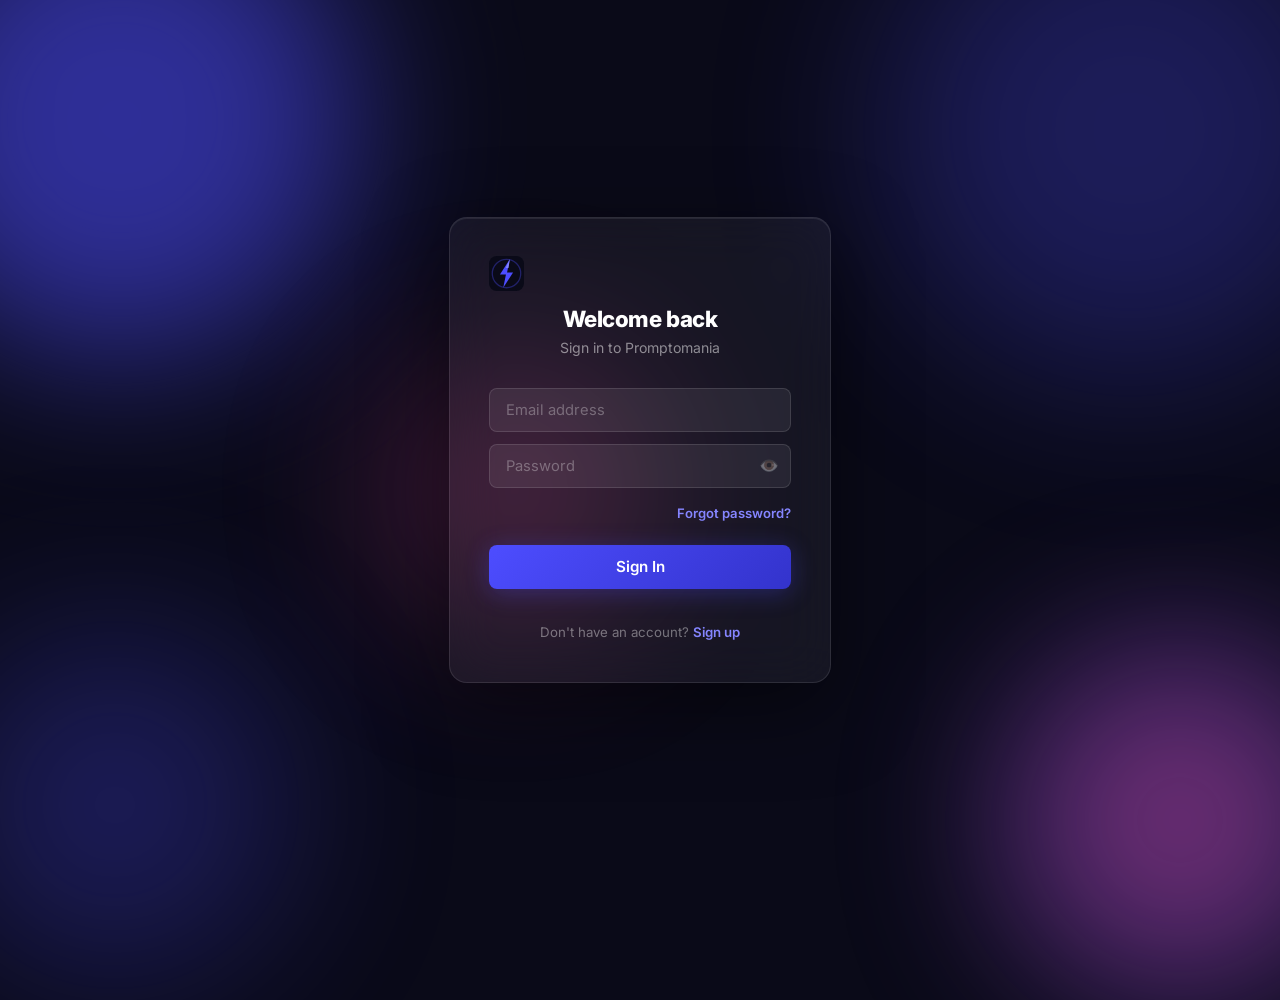
<file: frontend/prompt.html>
<!DOCTYPE html>
<html lang="en">

<head>
  <meta charset="UTF-8">
  <meta name="viewport" content="width=device-width, initial-scale=1.0">
  <link rel="icon" type="image/svg+xml" href="favicon.svg">
  <title>Promptomania — Turn lazy prompts into great ones</title>
  <link href="https://fonts.googleapis.com/css2?family=Inter:wght@400;500;600;700;800&display=swap" rel="stylesheet">
  <link rel="stylesheet" href="css/styles.css">
</head>

<body class="app-body">
  <!-- Animated background orbs (these will float above the live coding canvas) -->
  <div class="bg-orb bg-orb-1"></div>
  <div class="bg-orb bg-orb-2"></div>
  <div class="bg-orb bg-orb-3"></div>

  <div class="app-layout" id="appLayout">

    <!-- ── LEFT SIDEBAR ──────────────────────────────────── -->
    <aside class="sidebar">
      <div class="sidebar-top">
        <div class="sidebar-brand">
          <img src="favicon.svg" alt="Logo" class="brand-emoji" style="height:1.6rem; width:auto;">
          <div>
            <div class="brand-name">Promptomania</div>
            <div class="brand-sub">AI Prompt Generator</div>
          </div>
        </div>
        <button class="new-prompt-btn" onclick="newPrompt()">+ New Prompt</button>
        <nav class="sidebar-nav">
          <div class="nav-section-label">📚 Library</div>
          <div id="libraryList" class="library-list">
            <p class="library-empty text-muted small">No saved prompts yet.</p>
          </div>

          <div class="nav-section-label"
            style="margin-top:1.1rem; display:flex; justify-content:space-between; align-items:center;">
            🕘 History
            <button class="history-clear-btn" onclick="clearHistory()" title="Clear all history">Clear All</button>
          </div>
          <div id="historyList" class="history-list">
            <p class="history-empty text-muted small">No history yet.</p>
          </div>
        </nav>
      </div>
      <div class="sidebar-footer">
        <button class="btn btn-outline-secondary btn-sm w-100" onclick="logout()">Logout</button>
      </div>
    </aside>

    <!-- ── MAIN CONTENT ──────────────────────────────────── -->
    <main class="main-content">

      <!-- INITIAL INPUT STATE -->
      <div id="inputState" class="input-state">
        <h1 class="hero-title">Turn your lazy prompts into great ones</h1>
        <p class="hero-sub">Idea to prompt in seconds — get much better results from any AI</p>

        <div class="main-input-wrap">
          <textarea id="inputPrompt" class="main-input" placeholder="I want a prompt that will..." rows="3"></textarea>
          <button id="generateBtn" class="send-btn" onclick="generatePrompt()">
            <span id="btnArrow" style="font-size:1.2rem;">→</span>
            <span id="btnSpinner" class="spinner-border spinner-border-sm d-none" role="status"></span>
          </button>
        </div>

        <div class="chips-row">
          <button class="chip" onclick="fillChip('Research a topic')">🔍 Research a topic</button>
          <button class="chip" onclick="fillChip('Analyze data and')">📊 Analyze data</button>
          <button class="chip" onclick="fillChip('Draft a document about')">📄 Draft a document</button>
          <button class="chip" onclick="fillChip('Brainstorm ideas for')">💡 Brainstorm ideas</button>
          <button class="chip" onclick="fillChip('Write code for')">💻 Write code</button>
          <button class="chip" onclick="fillChip('Create an image of')">🎨 Create an image</button>
        </div>
      </div>

      <!-- RESULT STATE -->
      <div id="resultState" class="result-state d-none">

        <!-- Lazy Prompt Card -->
        <div class="prompt-card">
          <div class="card-header-row">
            <span class="section-label">Lazy Prompt</span>
            <button class="ghost-btn" id="editToggleBtn" onclick="toggleEdit()">✏️ Edit</button>
          </div>
          <div id="lazyDisplay" class="lazy-text"></div>
          <div id="lazyEdit" class="d-none mt-2">
            <textarea id="editInput" class="form-control mb-2" rows="3"></textarea>
            <div class="d-flex gap-2">
              <button class="btn btn-primary btn-sm px-3" onclick="saveEdit()">✨ Regenerate</button>
              <button class="btn btn-outline-secondary btn-sm" onclick="cancelEdit()">Cancel</button>
            </div>
          </div>
        </div>

        <!-- Great Prompt Card -->
        <div class="prompt-card mt-3">
          <div class="card-header-row">
            <span class="section-label">
              Great Prompt
              <span id="promptTypeBadge" class="type-badge ms-2"></span>
            </span>
            <div class="d-flex gap-2 align-items-center">
              <button class="ghost-btn" id="saveLibraryBtn" onclick="saveToLibrary()">💾 Save</button>
              <button class="ghost-btn" onclick="copyPrompt()">📋 Copy</button>
            </div>
          </div>
          <div id="outputPrompt" class="prompt-output-formatted"></div>
          <p id="copyMsg" class="text-success small mt-2 d-none">✅ Copied to clipboard!</p>
          <p id="saveMsg" class="text-success small mt-2 d-none">💾 Saved to library!</p>
        </div>

      </div>
    </main>

    <!-- ── RIGHT PANEL ──────────────────────────────────── -->
    <aside id="rightPanel" class="right-panel d-none">
      <h3 class="rp-title">Improve your result</h3>
      <p class="rp-sub">Answer these to get a better prompt</p>

      <!-- Questions List -->
      <div id="questionsList" class="questions-list mb-3">
        <!-- JS will populate questions here -->
      </div>

      <!-- Refine Box -->
      <div class="refine-box">
        <div class="refine-header" onclick="toggleRefineBox()" style="cursor:pointer;">
          <span class="refine-title">Custom Context <span class="new-badge ms-2">Optional</span></span>
          <button id="refineToggle" class="refine-toggle">▾</button>
        </div>
        <div id="refineContent" style="display:none;">
          <p class="refine-sub mb-2">Want to add something else? Drop it here.</p>
          <textarea id="refineInput" class="refine-textarea" rows="2"
            placeholder="e.g. Make it sound more professional..."></textarea>
        </div>
      </div>

      <button class="improve-btn w-100 mt-3" onclick="improvePrompt()">
        <span id="improveBtnText">Improve Prompt</span>
        <span id="improveSpinner" class="spinner-border spinner-border-sm ms-2 d-none" role="status"></span>
      </button>
    </aside>

  </div><!-- end app-layout -->

  <!-- Library View Modal (for viewing a saved prompt) -->
  <div id="libraryModal" class="library-modal d-none" onclick="closeLibraryModal(event)">
    <div class="library-modal-inner">
      <div class="card-header-row mb-3">
        <span class="section-label">Saved Prompt</span>
        <button class="ghost-btn" onclick="closeLibraryModal()">✕ Close</button>
      </div>
      <p class="text-muted small mb-1"><strong>Your idea:</strong></p>
      <p id="modalLazy" class="lazy-text mb-3"></p>
      <p class="text-muted small mb-1"><strong>Enhanced prompt:</strong></p>
      <div id="modalEnhanced" class="prompt-output-formatted"></div>
      <button class="ghost-btn mt-3" onclick="copyModalPrompt()">📋 Copy Enhanced Prompt</button>
    </div>
  </div>

  <script src="js/live-background.js"></script>
  <script src="js/app.js"></script>
  <script>
    const token = localStorage.getItem("token");
    if (!token) window.location.href = "index.html";
    function logout() {
      localStorage.removeItem("token");
      window.location.href = "index.html";
    }
  </script>
</body>

</html>
</file>
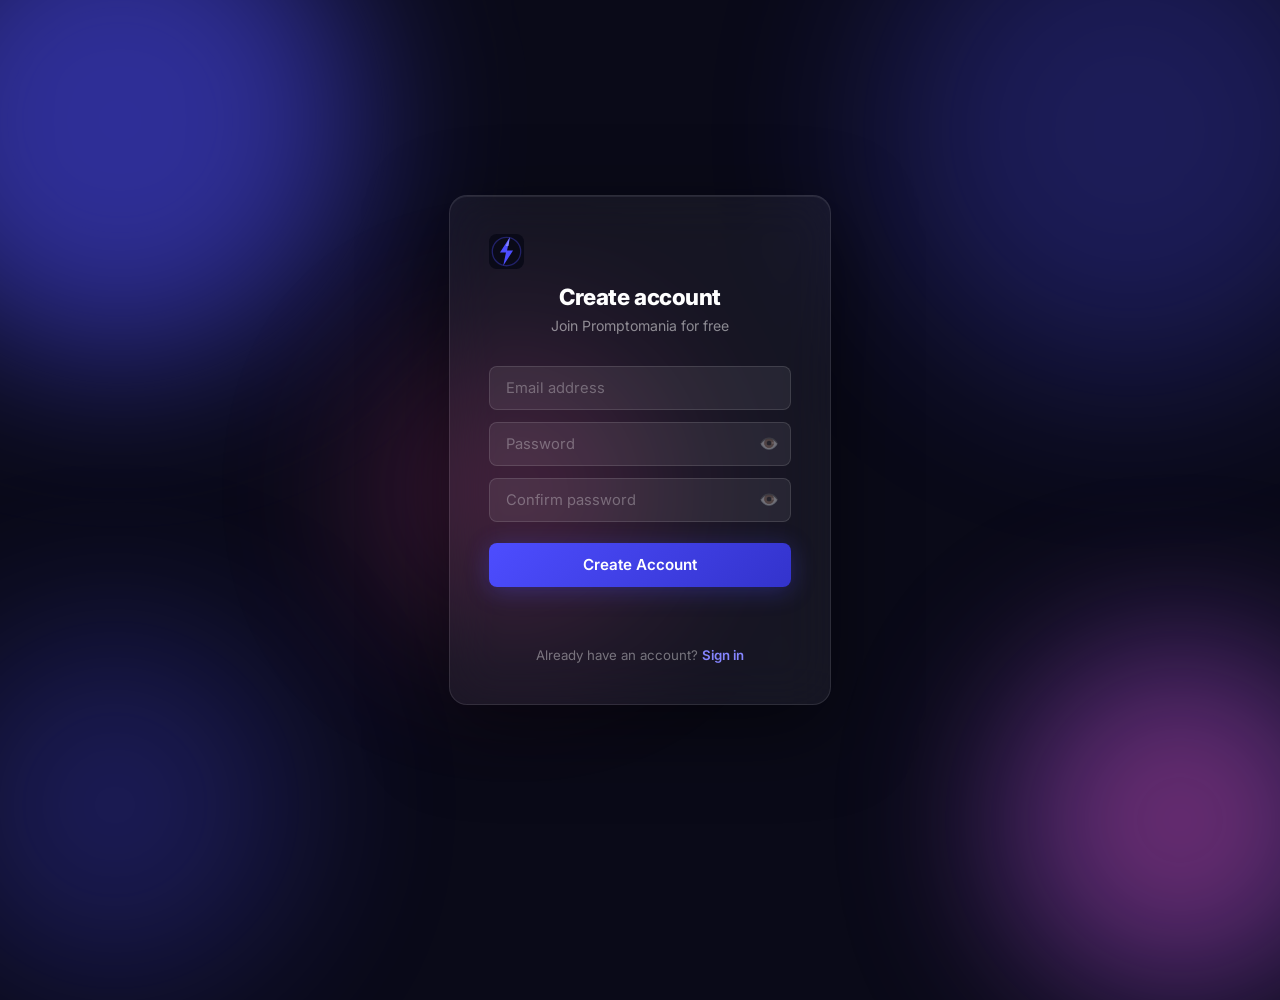
<file: frontend/signup.html>
<!DOCTYPE html>
<html lang="en">

<head>
    <meta charset="UTF-8">
    <meta name="viewport" content="width=device-width, initial-scale=1.0">
    <link rel="icon" type="image/svg+xml" href="favicon.svg">
    <title>Sign Up | Promptomania</title>
    <link href="https://fonts.googleapis.com/css2?family=Inter:wght@400;500;600;700;800&display=swap" rel="stylesheet">
    <link rel="stylesheet" href="css/styles.css">
</head>

<body class="auth-body">
    <!-- Animated background orbs -->
    <div class="bg-orb bg-orb-1"></div>
    <div class="bg-orb bg-orb-2"></div>
    <div class="bg-orb bg-orb-3"></div>

    <div style="position:relative;z-index:1;width:100%;max-width:420px;padding:1.2rem">
        <div class="auth-card">
            <div class="text-center" style="margin-bottom:1.8rem">
                <img src="favicon.svg" alt="Promptomania" class="brand-icon mx-auto"
                    style="height:2.2rem; width:auto; margin-bottom:0.6rem; display:block;">
                <h4>Create account</h4>
                <p class="auth-sub">Join Promptomania for free</p>
            </div>
            <input type="email" id="email" class="form-control" style="width:100%;margin-bottom:0.75rem"
                placeholder="Email address" autocomplete="email">
            <div class="pw-wrap">
                <input type="password" id="password" class="form-control" placeholder="Password"
                    autocomplete="new-password">
                <button type="button" class="pw-eye" onclick="togglePw('password','pwEye1')" id="pwEye1"
                    title="Show/hide password">
                    👁️
                </button>
            </div>
            <div class="pw-wrap" style="margin-bottom:1.3rem">
                <input type="password" id="confirmPassword" class="form-control" placeholder="Confirm password"
                    autocomplete="new-password">
                <button type="button" class="pw-eye" onclick="togglePw('confirmPassword','pwEye2')" id="pwEye2"
                    title="Show/hide password">
                    👁️
                </button>
            </div>
            <button id="signupBtn" class="btn-primary" style="width:100%;margin-bottom:0.9rem" onclick="signup()">Create
                Account</button>
            <p id="error" style="color:#f87171;font-size:0.83rem;text-align:center;min-height:1.1rem"></p>
            <p id="success" style="color:#4ade80;font-size:0.83rem;text-align:center;min-height:1.1rem"></p>
            <p class="auth-footer-text" style="text-align:center;font-size:0.83rem;margin-top:0.5rem">
                Already have an account? <a href="index.html">Sign in</a>
            </p>
        </div>
    </div>
    <script src="js/signup.js"></script>
    <script>
        function togglePw(inputId, btnId) {
            const input = document.getElementById(inputId);
            if (input.type === 'password') {
                input.type = 'text';
            } else {
                input.type = 'password';
            }
        }
    </script>
</body>

</html>
</file>
<file: frontend/css/styles.css>
@import url('https://fonts.googleapis.com/css2?family=Inter:wght@300;400;500;600;700;800&display=swap');

*,
*::before,
*::after {
  box-sizing: border-box;
  margin: 0;
  padding: 0;
}

/* Bootstrap utility replacements */
.d-none {
  display: none !important;
}

.d-flex {
  display: flex !important;
}

.d-block {
  display: block !important;
}

.w-100 {
  width: 100% !important;
}

.mt-2 {
  margin-top: 0.5rem !important;
}

.mt-3 {
  margin-top: 1rem !important;
}

.mb-0 {
  margin-bottom: 0 !important;
}

.mb-1 {
  margin-bottom: 0.25rem !important;
}

.mb-2 {
  margin-bottom: 0.5rem !important;
}

.mb-3 {
  margin-bottom: 1rem !important;
}

.ms-2 {
  margin-left: 0.5rem !important;
}

.gap-2 {
  gap: 0.5rem !important;
}

.align-items-center {
  align-items: center !important;
}

.small {
  font-size: 0.85rem !important;
}

.text-success {
  color: #16a34a !important;
}

.text-danger {
  color: #dc2626 !important;
}

.text-muted {
  color: #6b7280 !important;
}

.text-center {
  text-align: center !important;
}

.spinner-border {
  display: inline-block;
  width: 1rem;
  height: 1rem;
  border: 0.18em solid currentColor;
  border-right-color: transparent;
  border-radius: 50%;
  animation: spin 0.65s linear infinite;
}

.spinner-border-sm {
  width: 0.85rem;
  height: 0.85rem;
}

@keyframes spin {
  to {
    transform: rotate(360deg);
  }
}

:root {
  --purple: #4D4DFF;
  --purple-light: #8585ff;
  --purple-dark: #3333cc;
  --purple-glow: rgba(77, 77, 255, 0.18);
  --bg-auth: #0a0a18;
  --bg-app: #f4f4f8;
  --surface: #0f0f28;
  --card-dark: #12122a;
  --white: #ffffff;
  --text: #111827;
  --muted: #6b7280;
  --border: #e5e7eb;
  --border-dark: rgba(77, 77, 255, 0.25);
  --shadow-sm: 0 1px 3px rgba(0, 0, 0, 0.08), 0 1px 2px rgba(0, 0, 0, 0.04);
  --shadow-md: 0 4px 16px rgba(0, 0, 0, 0.10);
  --shadow-lg: 0 12px 40px rgba(0, 0, 0, 0.14);
  --shadow-purple: 0 4px 24px rgba(77, 77, 255, 0.3);
  --radius-sm: 8px;
  --radius-md: 12px;
  --radius-lg: 18px;
}

body {
  font-family: 'Inter', sans-serif;
  line-height: 1.6;
}

/*AUTH PAGES (login, signup, forgot-password)*/

.auth-body {
  min-height: 100vh;
  background: var(--bg-auth);
  display: flex;
  align-items: center;
  justify-content: center;
  position: relative;
  overflow: hidden;
}

/* Animated orbs for auth page background */
.auth-body::before,
.auth-body::after {
  content: '';
  position: absolute;
  border-radius: 50%;
  filter: blur(80px);
  opacity: 0.55;
  animation: float-orb 8s ease-in-out infinite;
}

.auth-body::before {
  width: 480px;
  height: 480px;
  background: radial-gradient(circle, #4D4DFF, #4D4DFF);
  top: -120px;
  left: -120px;
}

.auth-body::after {
  width: 360px;
  height: 360px;
  background: radial-gradient(circle, #ec4899, #4D4DFF);
  bottom: -100px;
  right: -80px;
  animation-delay: -4s;
}

@keyframes float-orb {

  0%,
  100% {
    transform: translate(0, 0) scale(1);
  }

  50% {
    transform: translate(20px, -20px) scale(1.07);
  }
}

.auth-card {
  position: relative;
  z-index: 1;
  width: 100%;
  max-width: 420px;
  background: rgba(255, 255, 255, 0.05);
  backdrop-filter: blur(24px);
  -webkit-backdrop-filter: blur(24px);
  border: 1px solid rgba(255, 255, 255, 0.1);
  border-radius: var(--radius-lg);
  padding: 2.4rem;
  box-shadow: 0 24px 80px rgba(0, 0, 0, 0.5), inset 0 1px 0 rgba(255, 255, 255, 0.08);
}

.brand-icon {
  font-size: 2.2rem;
  display: block;
  margin-bottom: 0.2rem;
}

.auth-card h4 {
  font-size: 1.4rem;
  font-weight: 800;
  color: #fff;
  letter-spacing: -0.02em;
}

.auth-card .auth-sub {
  color: rgba(255, 255, 255, 0.5);
  font-size: 0.88rem;
  margin-bottom: 1.8rem;
}

/* Auth inputs */
.auth-card .form-control {
  background: rgba(255, 255, 255, 0.07);
  border: 1px solid rgba(255, 255, 255, 0.12);
  border-radius: var(--radius-sm);
  color: #fff;
  font-family: 'Inter', sans-serif;
  font-size: 0.92rem;
  padding: 0.75rem 1rem;
  transition: border-color 0.2s, background 0.2s, box-shadow 0.2s;
}

.auth-card .form-control::placeholder {
  color: rgba(255, 255, 255, 0.3);
}

.auth-card .form-control:focus {
  background: rgba(255, 255, 255, 0.1);
  border-color: var(--purple-light);
  box-shadow: 0 0 0 3px rgba(77, 77, 255, 0.2);
  outline: none;
  color: #fff;
}

/* Primary button */
.btn-primary {
  background: linear-gradient(135deg, var(--purple), var(--purple-dark));
  border: none;
  border-radius: var(--radius-sm);
  color: #fff;
  font-family: 'Inter', sans-serif;
  font-weight: 600;
  font-size: 0.95rem;
  padding: 0.78rem 1.2rem;
  cursor: pointer;
  transition: opacity 0.2s, transform 0.2s, box-shadow 0.2s;
  box-shadow: var(--shadow-purple);
  display: inline-flex;
  align-items: center;
  justify-content: center;
  gap: 0.4rem;
}

.btn-primary:hover {
  opacity: 0.9;
  transform: translateY(-1px);
  box-shadow: 0 8px 30px rgba(77, 77, 255, 0.45);
}

.btn-primary:active {
  transform: translateY(0);
}

.btn-primary:disabled {
  background: #6b6b9a;
  cursor: not-allowed;
  box-shadow: none;
  transform: none;
  opacity: 0.7;
}

/* Google button */
.btn-google {
  background: rgba(255, 255, 255, 0.07);
  border: 1px solid rgba(255, 255, 255, 0.12);
  color: rgba(255, 255, 255, 0.8);
  font-size: 0.9rem;
  border-radius: var(--radius-sm);
  display: flex;
  align-items: center;
  justify-content: center;
  gap: 8px;
  transition: background 0.2s;
}

.btn-google:hover {
  background: rgba(255, 255, 255, 0.12);
  color: #fff;
}

.btn-google:disabled {
  opacity: 0.4;
  cursor: not-allowed;
}

/* Divider */
.divider {
  display: flex;
  align-items: center;
  color: rgba(255, 255, 255, 0.25);
  font-size: 0.78rem;
}

.divider::before,
.divider::after {
  content: '';
  flex: 1;
  border-bottom: 1px solid rgba(255, 255, 255, 0.1);
}

.divider span {
  padding: 0 0.7rem;
}

/* Password field with eye toggle */
.pw-wrap {
  position: relative;
  width: 100%;
  margin-bottom: 0.75rem;
}

.pw-wrap .form-control {
  width: 100%;
  padding-right: 2.7rem;
  margin-bottom: 0 !important;
}

.pw-eye {
  position: absolute;
  right: 0.75rem;
  top: 50%;
  transform: translateY(-50%);
  background: none;
  border: none;
  cursor: pointer;
  padding: 0;
  display: flex;
  align-items: center;
  color: rgba(255, 255, 255, 0.35);
  transition: color 0.2s;
  font-size: 1rem;
  line-height: 1;
}

.pw-eye:hover {
  color: rgba(255, 255, 255, 0.7);
}

/* Auth links */
.auth-card a {
  color: var(--purple-light);
  text-decoration: none;
  font-weight: 600;
}

.auth-card a:hover {
  color: #fff;
}

/* Forgot password link */
.forgot-link {
  display: inline-block;
  font-size: 0.82rem;
  color: rgba(255, 255, 255, 0.4);
  text-decoration: none;
  transition: color 0.15s;
}

.forgot-link:hover {
  color: var(--purple-light);
}

/* Footer links in auth cards */
.auth-footer-text {
  color: rgba(255, 255, 255, 0.4);
  font-size: 0.83rem;
}

.auth-footer-text a {
  color: var(--purple-light);
}


/*APP PAGE (prompt.html)*/

.app-body {
  background: transparent;
  min-height: 100vh;
  position: relative;
}

/* Animated gradient orbs in the app background */
.bg-orb {
  position: fixed;
  border-radius: 50%;
  filter: blur(90px);
  pointer-events: none;
  z-index: 0;
  opacity: 0.28;
  animation: pulse-orb 10s ease-in-out infinite;
}

.bg-orb-1 {
  width: 500px;
  height: 500px;
  background: #4D4DFF;
  top: -120px;
  right: -100px;
  animation-delay: 0s;
}

.bg-orb-2 {
  width: 350px;
  height: 350px;
  background: #4D4DFF;
  bottom: -80px;
  left: -60px;
  animation-delay: -5s;
}

.bg-orb-3 {
  width: 260px;
  height: 260px;
  background: #ec4899;
  top: 40%;
  left: 30%;
  animation-delay: -2.5s;
}

@keyframes pulse-orb {

  0%,
  100% {
    transform: scale(1);
  }

  50% {
    transform: scale(1.12);
  }
}

.app-layout {
  display: flex;
  height: 100vh;
  overflow: hidden;
  position: relative;
  z-index: 1;
}

/*LEFT SIDEBAR*/
.sidebar {
  width: 215px;
  flex-shrink: 0;
  background: rgba(255, 255, 255, 0.75);
  backdrop-filter: blur(20px);
  -webkit-backdrop-filter: blur(20px);
  border-right: 1px solid rgba(77, 77, 255, 0.12);
  display: flex;
  flex-direction: column;
  justify-content: space-between;
  padding: 1.3rem 1rem;
  box-shadow: 2px 0 16px rgba(0, 0, 0, 0.05);
}

.sidebar-top {
  display: flex;
  flex-direction: column;
  gap: 1.1rem;
}

.sidebar-brand {
  display: flex;
  align-items: center;
  gap: 0.55rem;
  padding-bottom: 1rem;
  border-bottom: 1px solid rgba(77, 77, 255, 0.1);
}

.brand-emoji {
  font-size: 1.6rem;
}

.brand-name {
  font-weight: 800;
  font-size: 1rem;
  color: #1a1a2e;
  letter-spacing: -0.02em;
}

.brand-sub {
  font-size: 0.68rem;
  color: var(--muted);
  font-weight: 400;
}

.new-prompt-btn {
  width: 100%;
  padding: 0.6rem 0.9rem;
  background: var(--white);
  border: 1.5px solid var(--border);
  border-radius: 10px;
  cursor: pointer;
  font-family: 'Inter', sans-serif;
  font-weight: 600;
  font-size: 0.85rem;
  color: var(--text);
  transition: all 0.18s;
  box-shadow: var(--shadow-sm);
}

.new-prompt-btn:hover {
  border-color: var(--purple-light);
  box-shadow: 0 0 0 3px rgba(77, 77, 255, 0.1);
  color: var(--purple);
}

.sidebar-nav {
  margin-top: 0.3rem;
  flex: 1;
  overflow-y: auto;
  display: flex;
  flex-direction: column;
}

.nav-section-label {
  font-size: 0.72rem;
  font-weight: 700;
  color: var(--muted);
  text-transform: uppercase;
  letter-spacing: 0.07em;
  padding: 0.4rem 0.2rem 0.3rem;
}

.library-list,
.history-list {
  max-height: 180px;
  overflow-y: auto;
  display: flex;
  flex-direction: column;
  gap: 0.25rem;
}

.library-item,
.history-item {
  display: flex;
  align-items: center;
  gap: 0.5rem;
  padding: 0.45rem 0.5rem;
  border-radius: 8px;
  cursor: pointer;
  transition: background 0.15s;
  position: relative;
}

.library-item:hover,
.history-item:hover {
  background: rgba(77, 77, 255, 0.07);
}

.library-item-type,
.history-item-type {
  font-size: 1rem;
  flex-shrink: 0;
}

.library-item-text,
.history-item-text {
  flex: 1;
  min-width: 0;
}

.library-item-title,
.history-item-title {
  font-size: 0.78rem;
  font-weight: 600;
  color: var(--text);
  white-space: nowrap;
  overflow: hidden;
  text-overflow: ellipsis;
}

.library-item-date,
.history-item-date {
  font-size: 0.65rem;
  color: var(--muted);
}

.library-delete-btn,
.history-delete-btn {
  opacity: 0;
  background: none;
  border: none;
  color: #aaa;
  font-size: 0.7rem;
  cursor: pointer;
  padding: 0.15rem 0.3rem;
  border-radius: 4px;
  transition: opacity 0.15s, color 0.15s, background 0.15s;
  flex-shrink: 0;
}

.library-item:hover .library-delete-btn,
.history-item:hover .history-delete-btn {
  opacity: 1;
}

.library-delete-btn:hover,
.history-delete-btn:hover {
  color: #ef4444;
  background: rgba(239, 68, 68, 0.1);
}

.history-clear-btn {
  background: none;
  border: none;
  color: var(--muted);
  font-size: 0.65rem;
  font-family: 'Inter', sans-serif;
  font-weight: 600;
  cursor: pointer;
  padding: 0.1rem 0.4rem;
  border-radius: 4px;
  transition: color 0.15s, background 0.15s;
}

.history-clear-btn:hover {
  color: #ef4444;
  background: rgba(239, 68, 68, 0.08);
}

.nav-item {
  padding: 0.5rem 0.7rem;
  border-radius: 8px;
  font-size: 0.84rem;
  color: var(--muted);
  cursor: pointer;
  transition: background 0.15s, color 0.15s;
  font-weight: 500;
}

.nav-item:hover {
  background: rgba(77, 77, 255, 0.07);
  color: var(--purple);
}

.sidebar-footer .btn-outline-secondary {
  background: transparent;
  border: 1.5px solid var(--border);
  color: var(--muted);
  font-family: 'Inter', sans-serif;
  font-size: 0.84rem;
  border-radius: 8px;
  padding: 0.5rem;
  cursor: pointer;
  transition: all 0.15s;
  font-weight: 500;
}

.sidebar-footer .btn-outline-secondary:hover {
  border-color: #f87171;
  color: #ef4444;
  background: rgba(239, 68, 68, 0.05);
}

/*MAIN CONTENT*/
.main-content {
  flex: 1;
  overflow-y: auto;
  display: flex;
  flex-direction: column;
}

/* Input/hero state */
.input-state {
  display: flex;
  flex-direction: column;
  align-items: center;
  justify-content: center;
  flex: 1;
  padding: 2rem;
  text-align: center;
  min-height: 100%;
}

.hero-title {
  font-size: clamp(1.9rem, 4vw, 2.6rem);
  font-weight: 800;
  color: #1a1a2e;
  letter-spacing: -0.03em;
  line-height: 1.15;
  margin-bottom: 0.6rem;
}

.hero-sub {
  color: var(--muted);
  font-size: 0.97rem;
  margin-bottom: 2rem;
}

/* Input box */
.main-input-wrap {
  position: relative;
  width: 100%;
  max-width: 640px;
  background: var(--white);
  border: 1.5px solid rgba(77, 77, 255, 0.2);
  border-radius: 16px;
  padding: 1rem 3.8rem 1rem 1.2rem;
  box-shadow: 0 4px 32px rgba(77, 77, 255, 0.1), var(--shadow-md);
  margin-bottom: 1.3rem;
  transition: border-color 0.2s, box-shadow 0.2s;
}

.main-input-wrap:focus-within {
  border-color: var(--purple);
  box-shadow: 0 0 0 4px rgba(77, 77, 255, 0.12), 0 8px 32px rgba(77, 77, 255, 0.15);
}

.main-input {
  width: 100%;
  border: none;
  outline: none;
  resize: none;
  font-size: 0.97rem;
  font-family: 'Inter', sans-serif;
  color: var(--text);
  background: transparent;
  line-height: 1.6;
}

.main-input::placeholder {
  color: #c4c4d4;
}

.send-btn {
  position: absolute;
  right: 0.8rem;
  bottom: 0.8rem;
  width: 38px;
  height: 38px;
  border-radius: 10px;
  background: linear-gradient(135deg, var(--purple), var(--purple-dark));
  border: none;
  color: #fff;
  cursor: pointer;
  display: flex;
  align-items: center;
  justify-content: center;
  font-size: 1.15rem;
  transition: all 0.18s;
  box-shadow: var(--shadow-purple);
}

.send-btn:hover {
  transform: scale(1.08);
  box-shadow: 0 6px 20px rgba(77, 77, 255, 0.5);
}

.send-btn:disabled {
  background: #b5b5d0;
  cursor: not-allowed;
  box-shadow: none;
  transform: none;
}

/* Chips */
.chips-row {
  display: flex;
  flex-wrap: wrap;
  gap: 0.5rem;
  justify-content: center;
  max-width: 620px;
}

.chip {
  padding: 0.38rem 0.9rem;
  background: rgba(255, 255, 255, 0.8);
  border: 1.5px solid rgba(77, 77, 255, 0.15);
  border-radius: 999px;
  cursor: pointer;
  font-size: 0.82rem;
  font-family: 'Inter', sans-serif;
  color: var(--text);
  font-weight: 500;
  transition: all 0.18s;
  backdrop-filter: blur(8px);
  box-shadow: var(--shadow-sm);
}

.chip:hover {
  background: rgba(77, 77, 255, 0.08);
  border-color: var(--purple-light);
  color: var(--purple);
  transform: translateY(-1px);
  box-shadow: 0 4px 12px rgba(77, 77, 255, 0.15);
}

/* Result state */
.result-state {
  padding: 2rem;
  max-width: 760px;
  width: 100%;
  margin: 0 auto;
}

.prompt-card {
  background: rgba(255, 255, 255, 0.85);
  backdrop-filter: blur(16px);
  border: 1px solid rgba(77, 77, 255, 0.12);
  border-radius: var(--radius-lg);
  padding: 1.4rem 1.6rem;
  box-shadow: var(--shadow-md);
  transition: box-shadow 0.2s;
}

.prompt-card:hover {
  box-shadow: var(--shadow-lg);
}

.card-header-row {
  display: flex;
  justify-content: space-between;
  align-items: center;
  margin-bottom: 0.9rem;
}

.section-label {
  font-size: 0.74rem;
  font-weight: 700;
  color: var(--muted);
  text-transform: uppercase;
  letter-spacing: 0.08em;
  display: flex;
  align-items: center;
  gap: 4px;
}

.ghost-btn {
  background: none;
  border: 1.5px solid var(--border);
  border-radius: 7px;
  font-size: 0.82rem;
  color: var(--muted);
  cursor: pointer;
  padding: 0.25rem 0.65rem;
  font-family: 'Inter', sans-serif;
  font-weight: 500;
  transition: all 0.15s;
}

.ghost-btn:hover {
  border-color: var(--purple-light);
  color: var(--purple);
  background: rgba(77, 77, 255, 0.05);
}

.lazy-text {
  font-size: 0.95rem;
  color: var(--text);
  line-height: 1.65;
}

/* Formatted output */
.prompt-output-formatted {
  font-size: 0.9rem;
  line-height: 1.75;
  color: var(--text);
}

.prompt-section {
  margin-bottom: 1.2rem;
}

.prompt-section-title {
  font-weight: 800;
  color: #1a1a2e;
  font-size: 0.88rem;
  margin-bottom: 0.3rem;
  display: block;
  letter-spacing: -0.01em;
}

.prompt-section-body {
  color: #374151;
}

.prompt-section-body ul {
  padding-left: 1.2rem;
  margin: 0.3rem 0 0;
}

.prompt-section-body ul li {
  margin-bottom: 0.25rem;
}

.type-badge {
  font-size: 0.68rem;
  font-weight: 700;
  padding: 0.18rem 0.6rem;
  border-radius: 999px;
  text-transform: uppercase;
  letter-spacing: 0.05em;
}

.badge-image {
  background: #e0e0ff;
  color: var(--purple);
}

.badge-text {
  background: #dcfce7;
  color: #16a34a;
}

.badge-code {
  background: #dbeafe;
  color: #2563eb;
}

.badge-research {
  background: #fef3c7;
  color: #d97706;
}

/*RIGHT PANEL*/
.right-panel {
  width: 295px;
  flex-shrink: 0;
  background: rgba(255, 255, 255, 0.8);
  backdrop-filter: blur(20px);
  -webkit-backdrop-filter: blur(20px);
  border-left: 1px solid rgba(77, 77, 255, 0.1);
  padding: 1.5rem 1.3rem;
  overflow-y: auto;
  box-shadow: -2px 0 16px rgba(0, 0, 0, 0.04);
}

.rp-title {
  font-size: 1rem;
  font-weight: 800;
  color: #1a1a2e;
  margin-bottom: 0.2rem;
  letter-spacing: -0.02em;
}

.rp-sub {
  font-size: 0.8rem;
  color: var(--muted);
  margin-bottom: 1rem;
}

.questions-list {
  display: flex;
  flex-direction: column;
  gap: 0.6rem;
}

.question-item {
  border: 1.5px solid var(--border);
  border-radius: 10px;
  overflow: hidden;
  transition: border-color 0.2s;
}

.question-item:hover {
  border-color: rgba(77, 77, 255, 0.3);
}

.question-header {
  display: flex;
  align-items: center;
  gap: 0.6rem;
  padding: 0.7rem 0.85rem;
  cursor: pointer;
  font-size: 0.83rem;
  color: var(--text);
  font-weight: 500;
  background: #fafafa;
  transition: background 0.12s;
  user-select: none;
}

.question-header:hover {
  background: #f3f4f6;
}

.q-number {
  width: 22px;
  height: 22px;
  border-radius: 50%;
  background: #1a1a2e;
  color: #fff;
  font-size: 0.72rem;
  font-weight: 800;
  display: flex;
  align-items: center;
  justify-content: center;
  flex-shrink: 0;
}

.q-chevron {
  margin-left: auto;
  font-size: 0.7rem;
  color: #aaa;
  transition: transform 0.2s;
}

.q-chevron.open {
  transform: rotate(180deg);
}

.question-body {
  padding: 0 0.85rem;
  max-height: 0;
  overflow: hidden;
  transition: max-height 0.25s, padding 0.25s;
}

.question-body.open {
  padding: 0.6rem 0.85rem 0.8rem;
  max-height: 200px;
}

.question-body textarea {
  width: 100%;
  border: 1.5px solid var(--border);
  border-radius: 8px;
  padding: 0.5rem 0.7rem;
  font-size: 0.82rem;
  font-family: 'Inter', sans-serif;
  resize: none;
  outline: none;
  color: var(--text);
}

.question-body textarea:focus {
  border-color: var(--purple);
  box-shadow: 0 0 0 2px rgba(77, 77, 255, 0.1);
}

.refine-box {
  border: 1.5px solid var(--border);
  border-radius: 12px;
  overflow: hidden;
}

.refine-header {
  display: flex;
  justify-content: space-between;
  align-items: center;
  padding: 0.75rem 0.9rem;
  background: #f9f9fc;
  border-bottom: 1px solid var(--border);
}

.new-badge {
  font-size: 0.62rem;
  font-weight: 800;
  background: linear-gradient(135deg, var(--purple), var(--purple-dark));
  color: #fff;
  padding: 0.1rem 0.45rem;
  border-radius: 4px;
  letter-spacing: 0.03em;
}

.refine-title {
  font-size: 0.84rem;
  font-weight: 700;
  color: var(--text);
}

.refine-toggle {
  background: none;
  border: none;
  cursor: pointer;
  font-size: 0.72rem;
  color: #aaa;
  transition: transform 0.2s;
}

.refine-toggle.collapsed {
  transform: rotate(180deg);
}

#refineContent {
  padding: 0.85rem 0.9rem;
}

.refine-sub {
  font-size: 0.78rem;
  color: var(--muted);
  margin-bottom: 0.5rem;
}

.refine-textarea {
  font-size: 0.83rem;
  font-family: 'Inter', sans-serif;
  resize: none;
  border: 1.5px solid var(--border);
  border-radius: 8px;
  padding: 0.55rem 0.75rem;
  color: var(--text);
  width: 100%;
  outline: none;
}

.refine-textarea:focus {
  border-color: var(--purple);
  box-shadow: 0 0 0 2px rgba(77, 77, 255, 0.1);
}

.improve-btn {
  background: linear-gradient(135deg, #1a1a2e, #2d2d4e);
  color: #fff;
  border: none;
  border-radius: 10px;
  padding: 0.7rem;
  font-size: 0.88rem;
  font-weight: 700;
  font-family: 'Inter', sans-serif;
  cursor: pointer;
  transition: all 0.18s;
  display: flex;
  align-items: center;
  justify-content: center;
  box-shadow: 0 2px 8px rgba(0, 0, 0, 0.15);
}

.improve-btn:hover {
  background: linear-gradient(135deg, #2d2d4e, #3d3d6e);
  transform: translateY(-1px);
}

.improve-btn:disabled {
  opacity: 0.6;
  cursor: not-allowed;
  transform: none;
}
</file>
